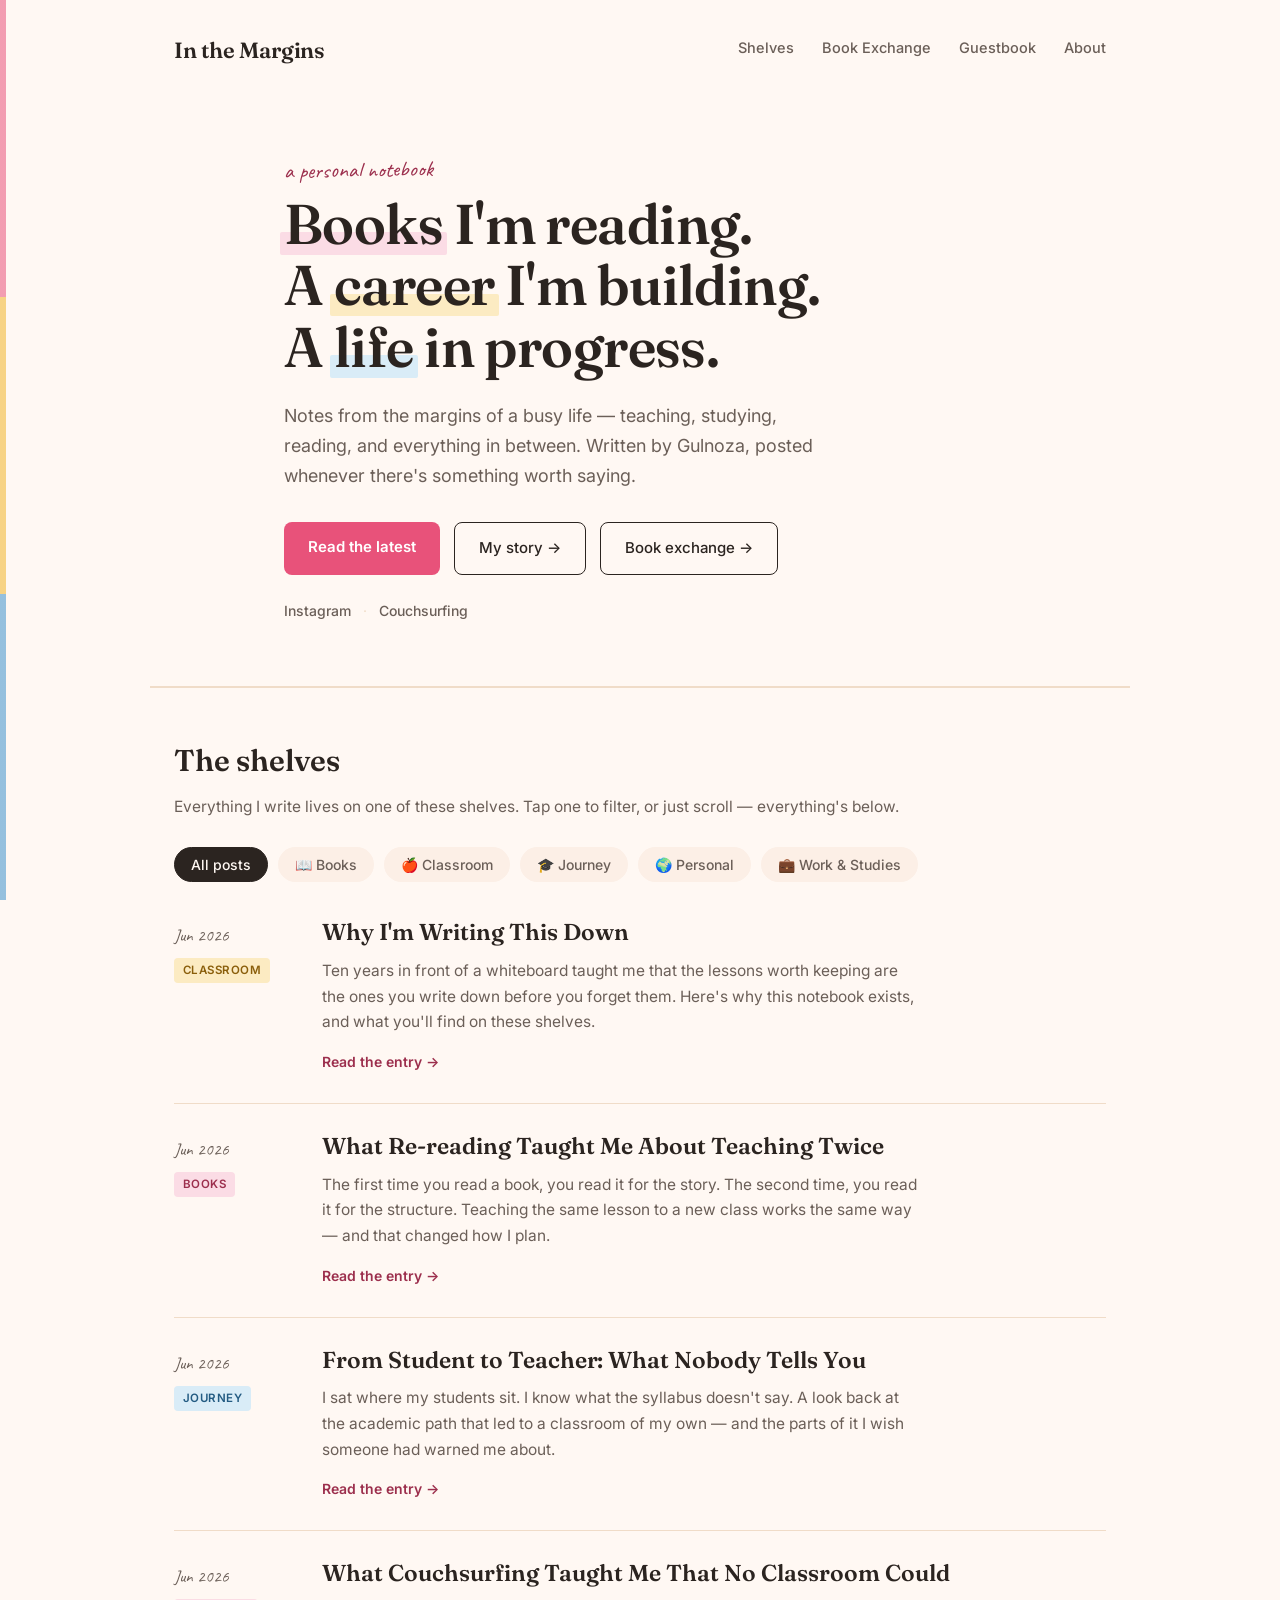
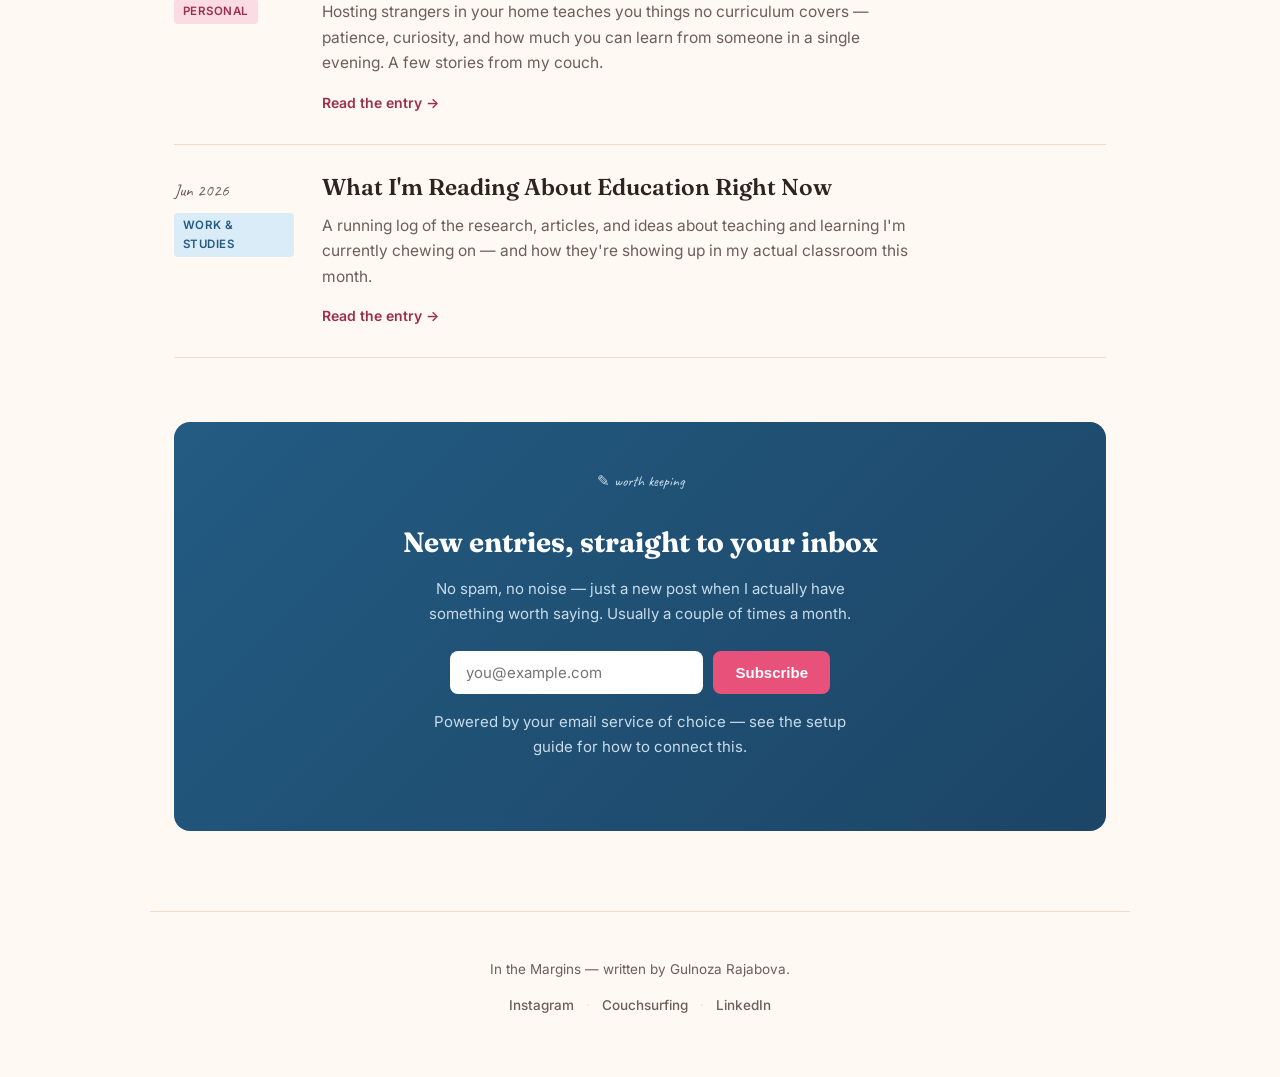
<file: index.html>
<!DOCTYPE html>
<html lang="en">
<head>
<meta charset="UTF-8">
<meta name="viewport" content="width=device-width, initial-scale=1.0">
<title>In the Margins — Gulnoza's notebook on life, books, and teaching</title>
<meta name="description" content="A personal notebook: books, career, academic journey, and everyday life in Uzbekistan.">
<link rel="preconnect" href="https://fonts.googleapis.com">
<link rel="preconnect" href="https://fonts.gstatic.com" crossorigin>
<link href="https://fonts.googleapis.com/css2?family=Fraunces:ital,opsz,wght@0,9..144,400;0,9..144,500;0,9..144,600;1,9..144,500&family=Inter:wght@400;500;600&family=Caveat:wght@500;600&display=swap" rel="stylesheet">
<link rel="stylesheet" href="style.css">
</head>
<body>

<div class="page-edge"></div>

<header class="site-header">
  <a href="index.html" class="wordmark">In the Margins</a>
  <nav class="main-nav">
    <a href="index.html#shelves">Shelves</a>
    <a href="bookshelf.html">Book Exchange</a>
    <a href="guestbook.html">Guestbook</a>
    <a href="about.html">About</a>
  </nav>
</header>

<main>

  <section class="hero">
    <p class="hero-eyebrow">a personal notebook</p>
    <h1 class="hero-title"><span class="mark-pink">Books</span> I'm reading.<br>A <span class="mark-yellow">career</span> I'm building.<br>A <span class="mark-blue">life</span> in progress.</h1>
    <p class="hero-sub">Notes from the margins of a busy life — teaching, studying, reading, and everything in between. Written by Gulnoza, posted whenever there's something worth saying.</p>
    <div class="hero-actions">
      <a href="#shelves" class="btn-primary">Read the latest</a>
      <a href="about.html" class="btn-ghost">My story →</a>
      <a href="bookshelf.html" class="btn-ghost">Book exchange →</a>
    </div>
    <div class="social-row">
      <a href="https://www.instagram.com/gulnoza_rajabova31/" target="_blank" rel="noopener">Instagram</a>
      <span class="social-dot">·</span>
      <a href="https://www.couchsurfing.com/c/users/gulnoza-rajabova" target="_blank" rel="noopener">Couchsurfing</a>
    </div>
  </section>

  <section class="shelves" id="shelves">
    <div class="shelves-head">
      <h2>The shelves</h2>
      <p>Everything I write lives on one of these shelves. Tap one to filter, or just scroll — everything's below.</p>
    </div>

    <div class="shelf-tabs">
      <button class="shelf-tab active" data-filter="all">All posts</button>
      <button class="shelf-tab" data-filter="books">📖 Books</button>
      <button class="shelf-tab" data-filter="classroom">🍎 Classroom</button>
      <button class="shelf-tab" data-filter="journey">🎓 Journey</button>
      <button class="shelf-tab" data-filter="personal">🌍 Personal</button>
      <button class="shelf-tab" data-filter="work">💼 Work &amp; Studies</button>
    </div>

    <div class="post-list" id="post-list">

      <article class="post-card" data-shelf="classroom">
        <div class="post-margin">
          <span class="margin-date">Jun 2026</span>
          <span class="margin-tag tag-classroom">classroom</span>
        </div>
        <div class="post-body">
          <h3><a href="posts/post-1-welcome.html">Why I'm Writing This Down</a></h3>
          <p>Ten years in front of a whiteboard taught me that the lessons worth keeping are the ones you write down before you forget them. Here's why this notebook exists, and what you'll find on these shelves.</p>
          <a class="read-more" href="posts/post-1-welcome.html">Read the entry →</a>
        </div>
      </article>

      <article class="post-card" data-shelf="books">
        <div class="post-margin">
          <span class="margin-date">Jun 2026</span>
          <span class="margin-tag tag-books">books</span>
        </div>
        <div class="post-body">
          <h3><a href="posts/post-2-book.html">What Re-reading Taught Me About Teaching Twice</a></h3>
          <p>The first time you read a book, you read it for the story. The second time, you read it for the structure. Teaching the same lesson to a new class works the same way — and that changed how I plan.</p>
          <a class="read-more" href="posts/post-2-book.html">Read the entry →</a>
        </div>
      </article>

      <article class="post-card" data-shelf="journey">
        <div class="post-margin">
          <span class="margin-date">Jun 2026</span>
          <span class="margin-tag tag-journey">journey</span>
        </div>
        <div class="post-body">
          <h3><a href="posts/post-3-journey.html">From Student to Teacher: What Nobody Tells You</a></h3>
          <p>I sat where my students sit. I know what the syllabus doesn't say. A look back at the academic path that led to a classroom of my own — and the parts of it I wish someone had warned me about.</p>
          <a class="read-more" href="posts/post-3-journey.html">Read the entry →</a>
        </div>
      </article>

      <article class="post-card" data-shelf="personal">
        <div class="post-margin">
          <span class="margin-date">Jun 2026</span>
          <span class="margin-tag tag-personal">personal</span>
        </div>
        <div class="post-body">
          <h3><a href="posts/post-4-personal.html">What Couchsurfing Taught Me That No Classroom Could</a></h3>
          <p>Hosting strangers in your home teaches you things no curriculum covers — patience, curiosity, and how much you can learn from someone in a single evening. A few stories from my couch.</p>
          <a class="read-more" href="posts/post-4-personal.html">Read the entry →</a>
        </div>
      </article>

      <article class="post-card" data-shelf="work">
        <div class="post-margin">
          <span class="margin-date">Jun 2026</span>
          <span class="margin-tag tag-work">work &amp; studies</span>
        </div>
        <div class="post-body">
          <h3><a href="posts/post-5-work.html">What I'm Reading About Education Right Now</a></h3>
          <p>A running log of the research, articles, and ideas about teaching and learning I'm currently chewing on — and how they're showing up in my actual classroom this month.</p>
          <a class="read-more" href="posts/post-5-work.html">Read the entry →</a>
        </div>
      </article>

    </div>
  </section>

  <section class="subscribe" id="subscribe">
    <div class="subscribe-card">
      <p class="margin-note-deco">✎ worth keeping</p>
      <h2>New entries, straight to your inbox</h2>
      <p>No spam, no noise — just a new post when I actually have something worth saying. Usually a couple of times a month.</p>
      <form class="subscribe-form" id="subscribe-form">
        <input type="email" placeholder="you@example.com" required aria-label="Email address">
        <button type="submit">Subscribe</button>
      </form>
      <p class="subscribe-note" id="subscribe-note">Powered by your email service of choice — see the setup guide for how to connect this.</p>
    </div>
  </section>

</main>

<footer class="site-footer">
  <p>In the Margins — written by Gulnoza Rajabova.</p>
  <p class="footer-social">
    <a href="https://www.instagram.com/gulnoza_rajabova31/" target="_blank" rel="noopener">Instagram</a>
    <span class="social-dot">·</span>
    <a href="https://www.couchsurfing.com/c/users/gulnoza-rajabova" target="_blank" rel="noopener">Couchsurfing</a>
    <span class="social-dot">·</span>
    <a href="https://www.linkedin.com/in/gulnoza-rajabova-429baa215" target="_blank" rel="noopener">LinkedIn</a>
  </p>
</footer>

<script src="script.js"></script>
</body>
</html>
</file>
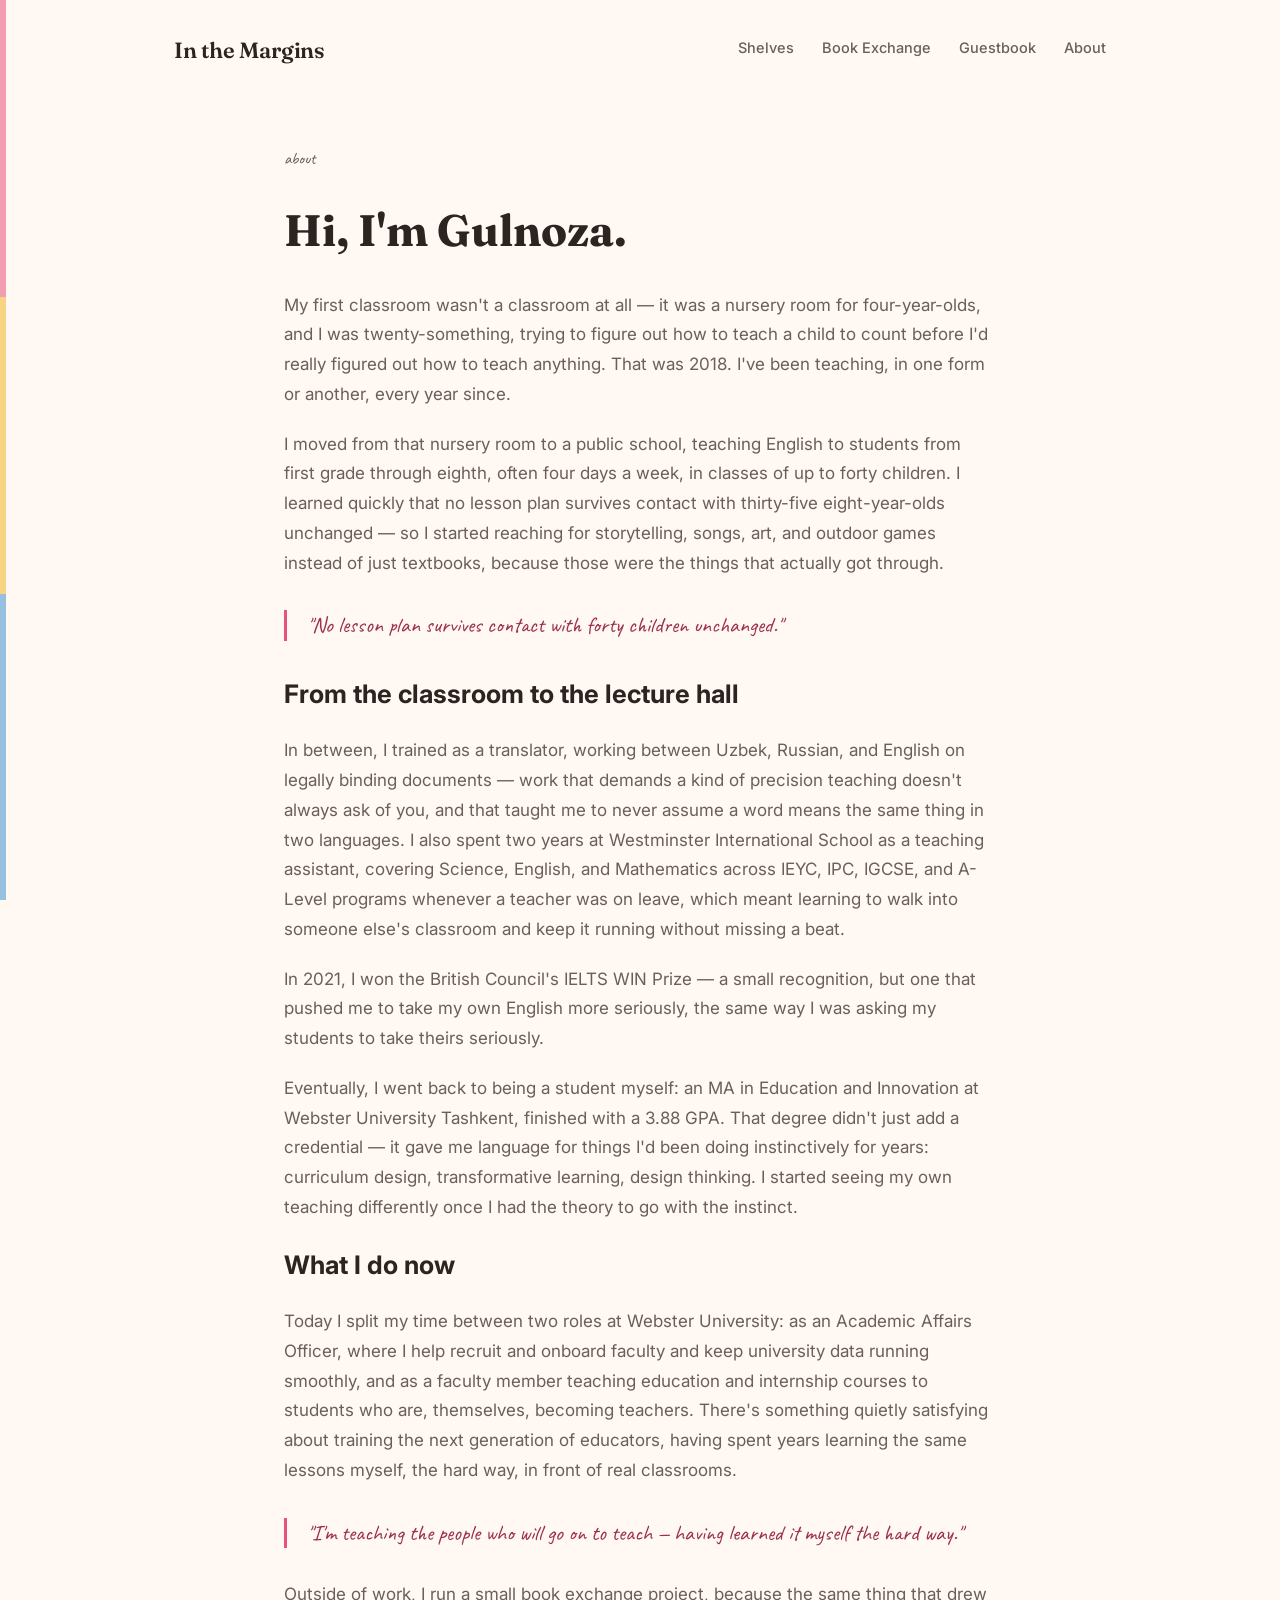
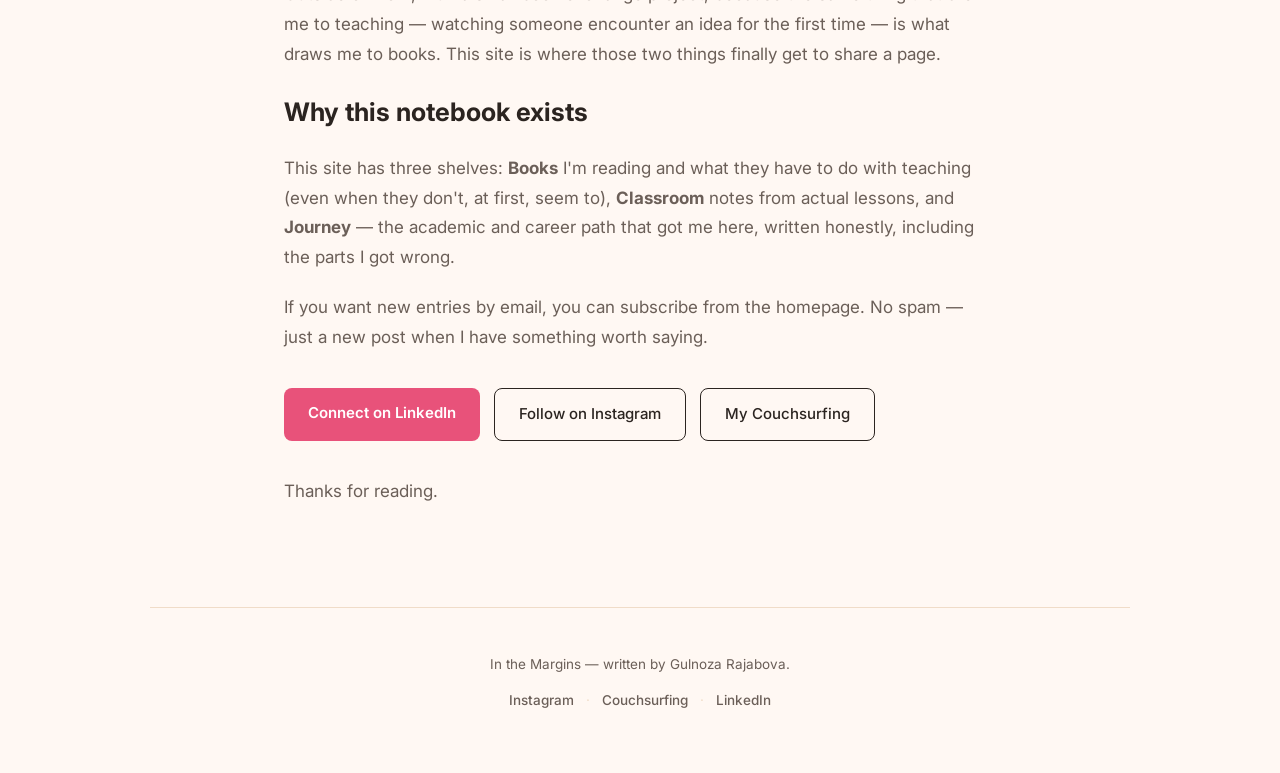
<file: about.html>
<!DOCTYPE html>
<html lang="en">
<head>
<meta charset="UTF-8">
<meta name="viewport" content="width=device-width, initial-scale=1.0">
<title>About — In the Margins</title>
<link rel="preconnect" href="https://fonts.googleapis.com">
<link rel="preconnect" href="https://fonts.gstatic.com" crossorigin>
<link href="https://fonts.googleapis.com/css2?family=Fraunces:ital,opsz,wght@0,9..144,400;0,9..144,500;0,9..144,600;1,9..144,500&family=Inter:wght@400;500;600&family=Caveat:wght@500;600&display=swap" rel="stylesheet">
<link rel="stylesheet" href="style.css">
</head>
<body>

<div class="page-edge"></div>

<header class="site-header">
  <a href="index.html" class="wordmark">In the Margins</a>
  <nav class="main-nav">
    <a href="index.html#shelves">Shelves</a>
    <a href="bookshelf.html">Book Exchange</a>
    <a href="guestbook.html">Guestbook</a>
    <a href="about.html">About</a>
  </nav>
</header>

<main class="about-page">
  <p class="hero-eyebrow">about</p>
  <h1>Hi, I'm Gulnoza.</h1>

  <p>My first classroom wasn't a classroom at all — it was a nursery room for four-year-olds, and I was twenty-something, trying to figure out how to teach a child to count before I'd really figured out how to teach anything. That was 2018. I've been teaching, in one form or another, every year since.</p>

  <p>I moved from that nursery room to a public school, teaching English to students from first grade through eighth, often four days a week, in classes of up to forty children. I learned quickly that no lesson plan survives contact with thirty-five eight-year-olds unchanged — so I started reaching for storytelling, songs, art, and outdoor games instead of just textbooks, because those were the things that actually got through.</p>

  <blockquote class="margin-quote">"No lesson plan survives contact with forty children unchanged."</blockquote>

  <h2>From the classroom to the lecture hall</h2>

  <p>In between, I trained as a translator, working between Uzbek, Russian, and English on legally binding documents — work that demands a kind of precision teaching doesn't always ask of you, and that taught me to never assume a word means the same thing in two languages. I also spent two years at Westminster International School as a teaching assistant, covering Science, English, and Mathematics across IEYC, IPC, IGCSE, and A-Level programs whenever a teacher was on leave, which meant learning to walk into someone else's classroom and keep it running without missing a beat.</p>

  <p>In 2021, I won the British Council's IELTS WIN Prize — a small recognition, but one that pushed me to take my own English more seriously, the same way I was asking my students to take theirs seriously.</p>

  <p>Eventually, I went back to being a student myself: an MA in Education and Innovation at Webster University Tashkent, finished with a 3.88 GPA. That degree didn't just add a credential — it gave me language for things I'd been doing instinctively for years: curriculum design, transformative learning, design thinking. I started seeing my own teaching differently once I had the theory to go with the instinct.</p>

  <h2>What I do now</h2>

  <p>Today I split my time between two roles at Webster University: as an Academic Affairs Officer, where I help recruit and onboard faculty and keep university data running smoothly, and as a faculty member teaching education and internship courses to students who are, themselves, becoming teachers. There's something quietly satisfying about training the next generation of educators, having spent years learning the same lessons myself, the hard way, in front of real classrooms.</p>

  <blockquote class="margin-quote">"I'm teaching the people who will go on to teach — having learned it myself the hard way."</blockquote>

  <p>Outside of work, I run a small book exchange project, because the same thing that drew me to teaching — watching someone encounter an idea for the first time — is what draws me to books. This site is where those two things finally get to share a page.</p>

  <h2>Why this notebook exists</h2>

  <p>This site has three shelves: <strong>Books</strong> I'm reading and what they have to do with teaching (even when they don't, at first, seem to), <strong>Classroom</strong> notes from actual lessons, and <strong>Journey</strong> — the academic and career path that got me here, written honestly, including the parts I got wrong.</p>

  <p>If you want new entries by email, you can subscribe from the homepage. No spam — just a new post when I have something worth saying.</p>

  <div class="about-actions">
    <a href="https://www.linkedin.com/in/gulnoza-rajabova-429baa215" target="_blank" rel="noopener" class="btn-primary">Connect on LinkedIn</a>
    <a href="https://www.instagram.com/gulnoza_rajabova31/" target="_blank" rel="noopener" class="btn-ghost">Follow on Instagram</a>
    <a href="https://www.couchsurfing.com/c/users/gulnoza-rajabova" target="_blank" rel="noopener" class="btn-ghost">My Couchsurfing</a>
  </div>

  <p>Thanks for reading.</p>
</main>

<footer class="site-footer">
  <p>In the Margins — written by Gulnoza Rajabova.</p>
  <p class="footer-social">
    <a href="https://www.instagram.com/gulnoza_rajabova31/" target="_blank" rel="noopener">Instagram</a>
    <span class="social-dot">·</span>
    <a href="https://www.couchsurfing.com/c/users/gulnoza-rajabova" target="_blank" rel="noopener">Couchsurfing</a>
    <span class="social-dot">·</span>
    <a href="https://www.linkedin.com/in/gulnoza-rajabova-429baa215" target="_blank" rel="noopener">LinkedIn</a>
  </p>
</footer>

</body>
</html>
</file>
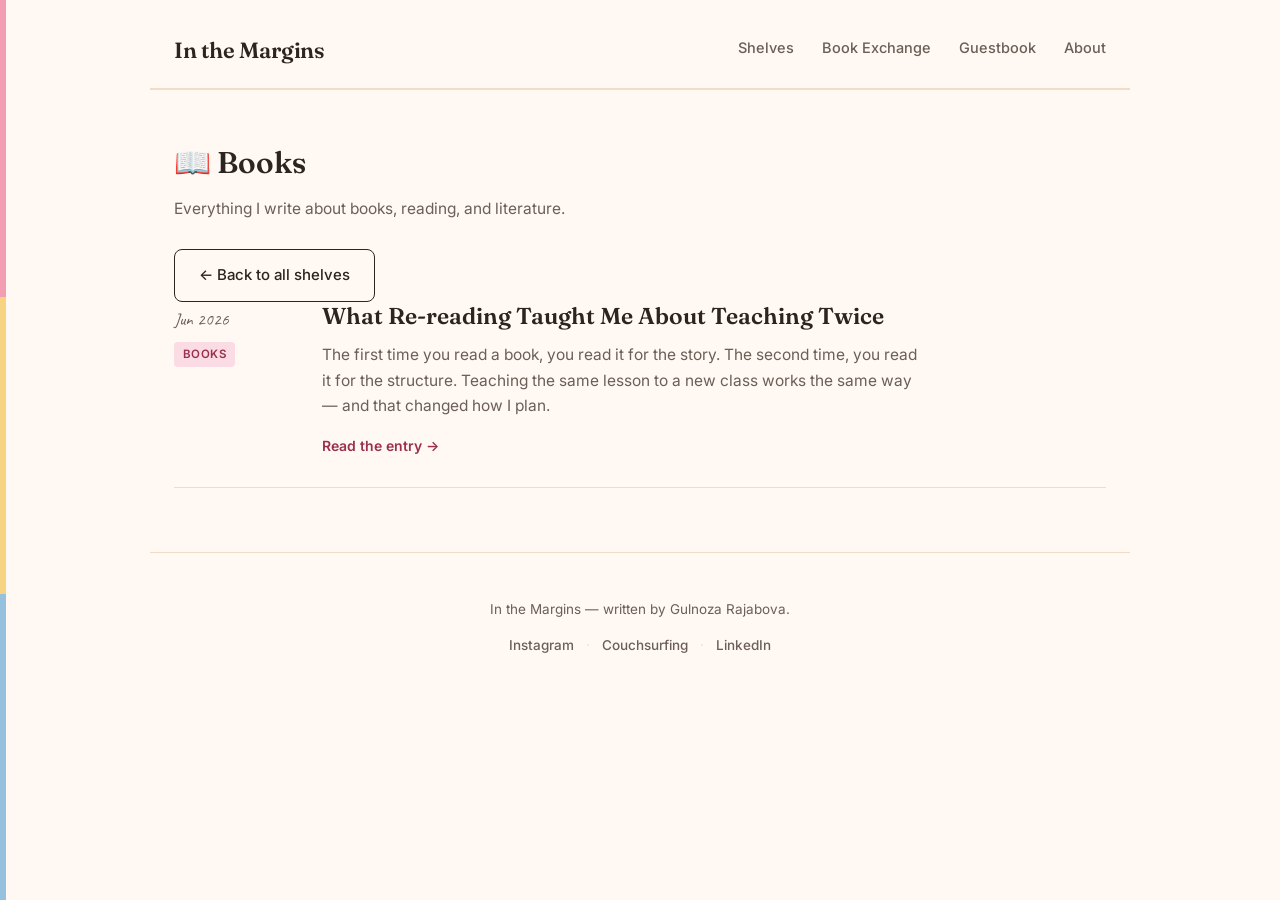
<file: books.html>
<!DOCTYPE html>
<html lang="en">
<head>
<meta charset="UTF-8">
<meta name="viewport" content="width=device-width, initial-scale=1.0">
<title>📖 Books — In the Margins</title>
<meta name="description" content="Book reviews, reading insights, and literary thoughts.">
<link rel="preconnect" href="https://fonts.googleapis.com">
<link rel="preconnect" href="https://fonts.gstatic.com" crossorigin>
<link href="https://fonts.googleapis.com/css2?family=Fraunces:ital,opsz,wght@0,9..144,400;0,9..144,500;0,9..144,600;1,9..144,500&family=Inter:wght@400;500;600&family=Caveat:wght@500;600&display=swap" rel="stylesheet">
<link rel="stylesheet" href="style.css">
</head>
<body>

<div class="page-edge"></div>

<header class="site-header">
  <a href="index.html" class="wordmark">In the Margins</a>
  <nav class="main-nav">
    <a href="index.html#shelves">Shelves</a>
    <a href="bookshelf.html">Book Exchange</a>
    <a href="guestbook.html">Guestbook</a>
    <a href="about.html">About</a>
  </nav>
</header>

<main>
  <section class="shelves">
    <div class="shelves-head">
      <h2>📖 Books</h2>
      <p>Everything I write about books, reading, and literature.</p>
      <a href="index.html#shelves" class="btn-ghost">← Back to all shelves</a>
    </div>

    <div class="post-list">
      <article class="post-card">
        <div class="post-margin">
          <span class="margin-date">Jun 2026</span>
          <span class="margin-tag tag-books">books</span>
        </div>
        <div class="post-body">
          <h3><a href="posts/post-2-book.html">What Re-reading Taught Me About Teaching Twice</a></h3>
          <p>The first time you read a book, you read it for the story. The second time, you read it for the structure. Teaching the same lesson to a new class works the same way — and that changed how I plan.</p>
          <a class="read-more" href="posts/post-2-book.html">Read the entry →</a>
        </div>
      </article>
    </div>
  </section>
</main>

<footer class="site-footer">
  <p>In the Margins — written by Gulnoza Rajabova.</p>
  <p class="footer-social">
    <a href="https://www.instagram.com/gulnoza_rajabova31/" target="_blank" rel="noopener">Instagram</a>
    <span class="social-dot">·</span>
    <a href="https://www.couchsurfing.com/c/users/gulnoza-rajabova" target="_blank" rel="noopener">Couchsurfing</a>
    <span class="social-dot">·</span>
    <a href="https://www.linkedin.com/in/gulnoza-rajabova-429baa215" target="_blank" rel="noopener">LinkedIn</a>
  </p>
</footer>

</body>
</html>
</file>
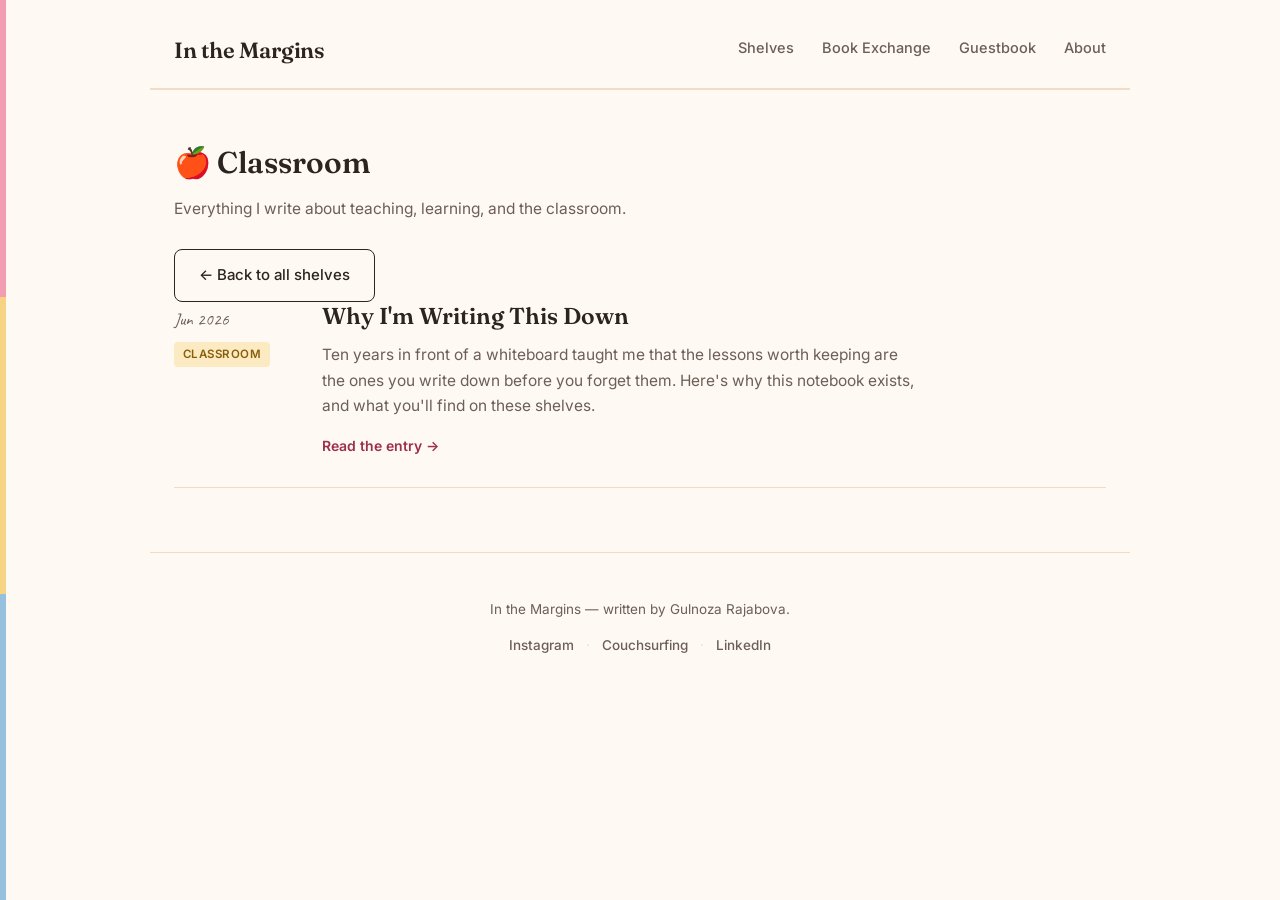
<file: classroom.html>
<!DOCTYPE html>
<html lang="en">
<head>
<meta charset="UTF-8">
<meta name="viewport" content="width=device-width, initial-scale=1.0">
<title>🍎 Classroom — In the Margins</title>
<meta name="description" content="Teaching insights, classroom reflections, and educational thoughts.">
<link rel="preconnect" href="https://fonts.googleapis.com">
<link rel="preconnect" href="https://fonts.gstatic.com" crossorigin>
<link href="https://fonts.googleapis.com/css2?family=Fraunces:ital,opsz,wght@0,9..144,400;0,9..144,500;0,9..144,600;1,9..144,500&family=Inter:wght@400;500;600&family=Caveat:wght@500;600&display=swap" rel="stylesheet">
<link rel="stylesheet" href="style.css">
</head>
<body>

<div class="page-edge"></div>

<header class="site-header">
  <a href="index.html" class="wordmark">In the Margins</a>
  <nav class="main-nav">
    <a href="index.html#shelves">Shelves</a>
    <a href="bookshelf.html">Book Exchange</a>
    <a href="guestbook.html">Guestbook</a>
    <a href="about.html">About</a>
  </nav>
</header>

<main>
  <section class="shelves">
    <div class="shelves-head">
      <h2>🍎 Classroom</h2>
      <p>Everything I write about teaching, learning, and the classroom.</p>
      <a href="index.html#shelves" class="btn-ghost">← Back to all shelves</a>
    </div>

    <div class="post-list">
      <article class="post-card">
        <div class="post-margin">
          <span class="margin-date">Jun 2026</span>
          <span class="margin-tag tag-classroom">classroom</span>
        </div>
        <div class="post-body">
          <h3><a href="posts/post-1-welcome.html">Why I'm Writing This Down</a></h3>
          <p>Ten years in front of a whiteboard taught me that the lessons worth keeping are the ones you write down before you forget them. Here's why this notebook exists, and what you'll find on these shelves.</p>
          <a class="read-more" href="posts/post-1-welcome.html">Read the entry →</a>
        </div>
      </article>
    </div>
  </section>
</main>

<footer class="site-footer">
  <p>In the Margins — written by Gulnoza Rajabova.</p>
  <p class="footer-social">
    <a href="https://www.instagram.com/gulnoza_rajabova31/" target="_blank" rel="noopener">Instagram</a>
    <span class="social-dot">·</span>
    <a href="https://www.couchsurfing.com/c/users/gulnoza-rajabova" target="_blank" rel="noopener">Couchsurfing</a>
    <span class="social-dot">·</span>
    <a href="https://www.linkedin.com/in/gulnoza-rajabova-429baa215" target="_blank" rel="noopener">LinkedIn</a>
  </p>
</footer>

</body>
</html>
</file>
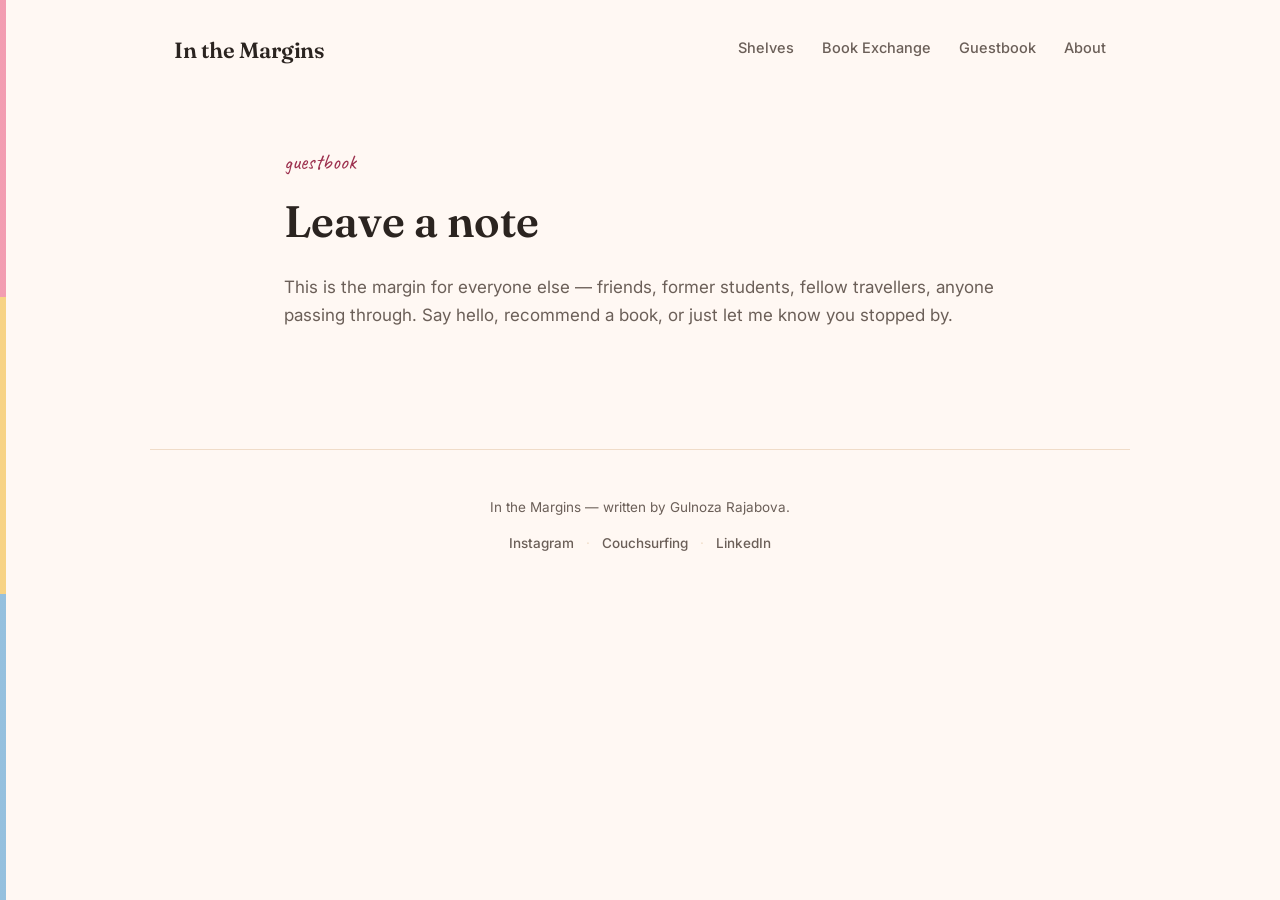
<file: guestbook.html>
<!DOCTYPE html>
<html lang="en">
<head>
<meta charset="UTF-8">
<meta name="viewport" content="width=device-width, initial-scale=1.0">
<title>Guestbook — In the Margins</title>
<meta name="description" content="Leave a note for Gulnoza — friends, readers, fellow travellers all welcome.">
<link rel="preconnect" href="https://fonts.googleapis.com">
<link rel="preconnect" href="https://fonts.gstatic.com" crossorigin>
<link href="https://fonts.googleapis.com/css2?family=Fraunces:ital,opsz,wght@0,9..144,400;0,9..144,500;0,9..144,600;1,9..144,500&family=Inter:wght@400;500;600&family=Caveat:wght@500;600&display=swap" rel="stylesheet">
<link rel="stylesheet" href="style.css">
</head>
<body>

<div class="page-edge"></div>

<header class="site-header">
  <a href="index.html" class="wordmark">In the Margins</a>
  <nav class="main-nav">
    <a href="index.html#shelves">Shelves</a>
    <a href="bookshelf.html">Book Exchange</a>
    <a href="guestbook.html">Guestbook</a>
    <a href="about.html">About</a>
  </nav>
</header>

<main class="guestbook-page">

  <p class="hero-eyebrow">guestbook</p>
  <h1 class="guestbook-title">Leave a note</h1>
  <p class="guestbook-sub">This is the margin for everyone else — friends, former students, fellow travellers, anyone passing through. Say hello, recommend a book, or just let me know you stopped by.</p>

  <div id="giscus-comments"></div>

  <noscript>
    <p class="guestbook-fallback">Comments need JavaScript enabled to load. In the meantime, you can always reach me on <a href="https://www.instagram.com/gulnoza_rajabova31/" target="_blank" rel="noopener">Instagram</a>.</p>
  </noscript>

  <script src="https://giscus.app/client.js"
    data-repo="REPLACE-WITH-username/repo"
    data-repo-id="REPLACE-WITH-repo-id"
    data-category="General"
    data-category-id="REPLACE-WITH-category-id"
    data-mapping="pathname"
    data-strict="0"
    data-reactions-enabled="1"
    data-emit-metadata="0"
    data-input-position="top"
    data-theme="light"
    data-lang="en"
    crossorigin="anonymous"
    async>
  </script>

</main>

<footer class="site-footer">
  <p>In the Margins — written by Gulnoza Rajabova.</p>
  <p class="footer-social">
    <a href="https://www.instagram.com/gulnoza_rajabova31/" target="_blank" rel="noopener">Instagram</a>
    <span class="social-dot">·</span>
    <a href="https://www.couchsurfing.com/c/users/gulnoza-rajabova" target="_blank" rel="noopener">Couchsurfing</a>
    <span class="social-dot">·</span>
    <a href="https://www.linkedin.com/in/gulnoza-rajabova-429baa215" target="_blank" rel="noopener">LinkedIn</a>
  </p>
</footer>

</body>
</html>
</file>
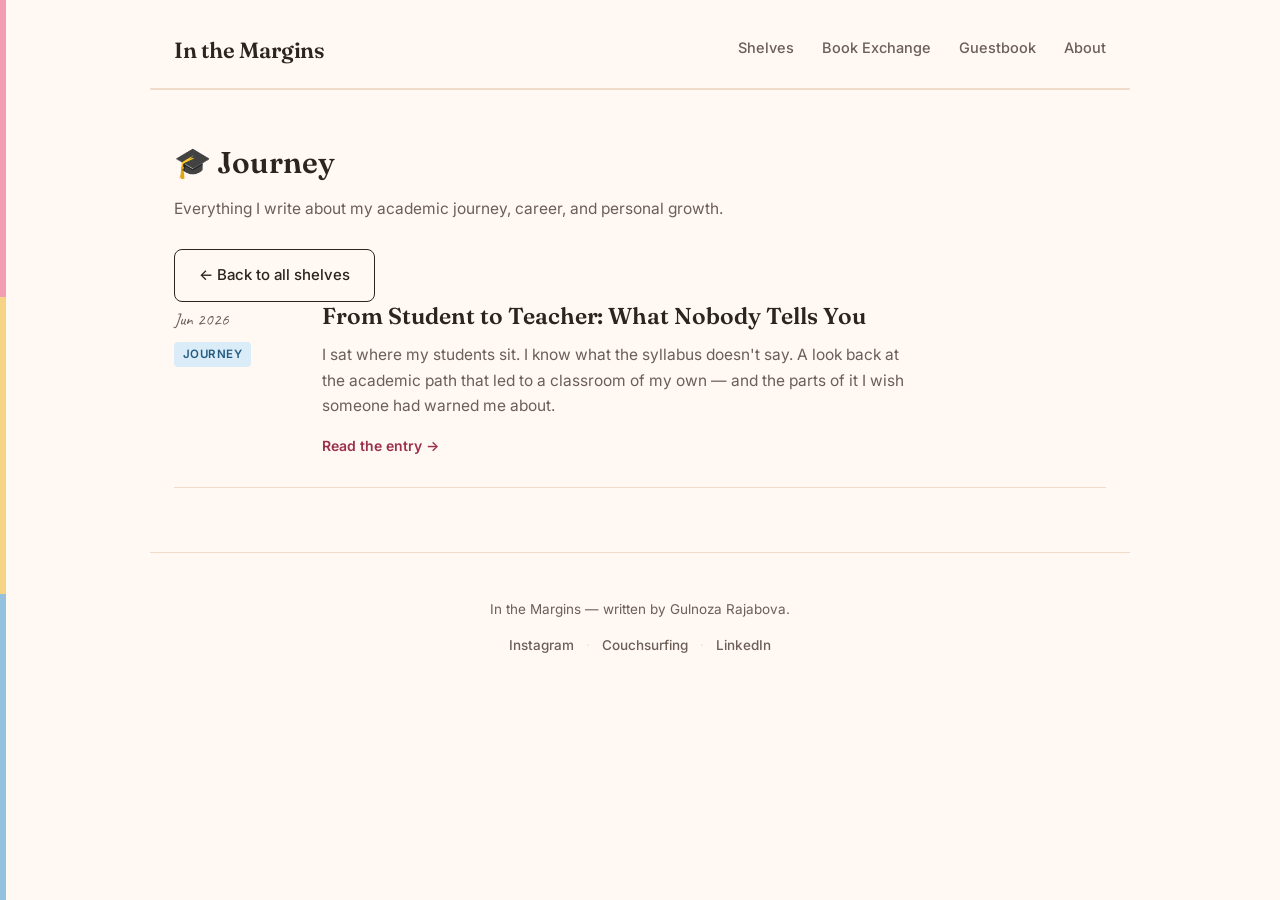
<file: journey.html>
<!DOCTYPE html>
<html lang="en">
<head>
<meta charset="UTF-8">
<meta name="viewport" content="width=device-width, initial-scale=1.0">
<title>🎓 Journey — In the Margins</title>
<meta name="description" content="My academic journey, career path, and personal growth.">
<link rel="preconnect" href="https://fonts.googleapis.com">
<link rel="preconnect" href="https://fonts.gstatic.com" crossorigin>
<link href="https://fonts.googleapis.com/css2?family=Fraunces:ital,opsz,wght@0,9..144,400;0,9..144,500;0,9..144,600;1,9..144,500&family=Inter:wght@400;500;600&family=Caveat:wght@500;600&display=swap" rel="stylesheet">
<link rel="stylesheet" href="style.css">
</head>
<body>

<div class="page-edge"></div>

<header class="site-header">
  <a href="index.html" class="wordmark">In the Margins</a>
  <nav class="main-nav">
    <a href="index.html#shelves">Shelves</a>
    <a href="bookshelf.html">Book Exchange</a>
    <a href="guestbook.html">Guestbook</a>
    <a href="about.html">About</a>
  </nav>
</header>

<main>
  <section class="shelves">
    <div class="shelves-head">
      <h2>🎓 Journey</h2>
      <p>Everything I write about my academic journey, career, and personal growth.</p>
      <a href="index.html#shelves" class="btn-ghost">← Back to all shelves</a>
    </div>

    <div class="post-list">
      <article class="post-card">
        <div class="post-margin">
          <span class="margin-date">Jun 2026</span>
          <span class="margin-tag tag-journey">journey</span>
        </div>
        <div class="post-body">
          <h3><a href="posts/post-3-journey.html">From Student to Teacher: What Nobody Tells You</a></h3>
          <p>I sat where my students sit. I know what the syllabus doesn't say. A look back at the academic path that led to a classroom of my own — and the parts of it I wish someone had warned me about.</p>
          <a class="read-more" href="posts/post-3-journey.html">Read the entry →</a>
        </div>
      </article>
    </div>
  </section>
</main>

<footer class="site-footer">
  <p>In the Margins — written by Gulnoza Rajabova.</p>
  <p class="footer-social">
    <a href="https://www.instagram.com/gulnoza_rajabova31/" target="_blank" rel="noopener">Instagram</a>
    <span class="social-dot">·</span>
    <a href="https://www.couchsurfing.com/c/users/gulnoza-rajabova" target="_blank" rel="noopener">Couchsurfing</a>
    <span class="social-dot">·</span>
    <a href="https://www.linkedin.com/in/gulnoza-rajabova-429baa215" target="_blank" rel="noopener">LinkedIn</a>
  </p>
</footer>

</body>
</html>
</file>
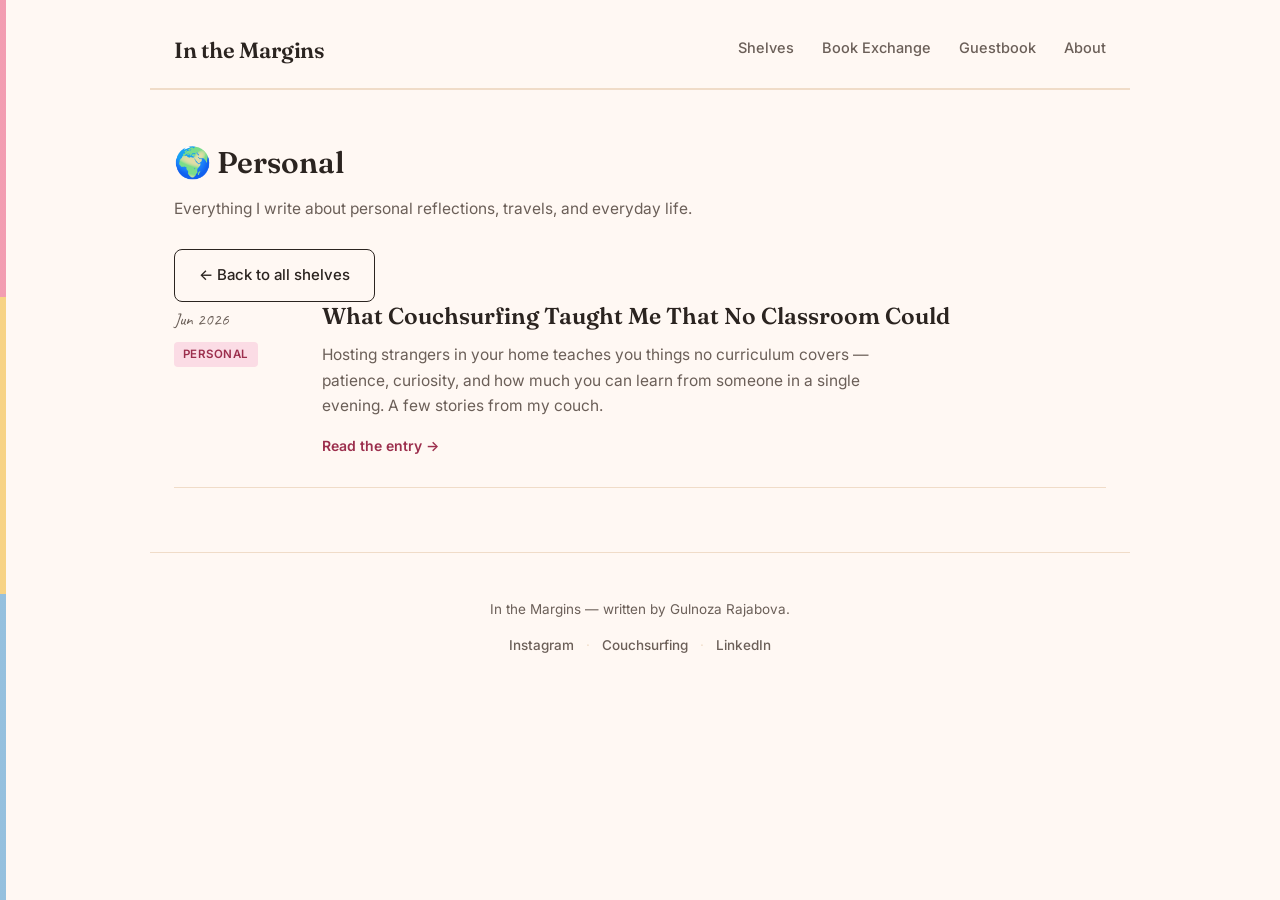
<file: personal.html>
<!DOCTYPE html>
<html lang="en">
<head>
<meta charset="UTF-8">
<meta name="viewport" content="width=device-width, initial-scale=1.0">
<title>🌍 Personal — In the Margins</title>
<meta name="description" content="Personal reflections, travels, and everyday life.">
<link rel="preconnect" href="https://fonts.googleapis.com">
<link rel="preconnect" href="https://fonts.gstatic.com" crossorigin>
<link href="https://fonts.googleapis.com/css2?family=Fraunces:ital,opsz,wght@0,9..144,400;0,9..144,500;0,9..144,600;1,9..144,500&family=Inter:wght@400;500;600&family=Caveat:wght@500;600&display=swap" rel="stylesheet">
<link rel="stylesheet" href="style.css">
</head>
<body>

<div class="page-edge"></div>

<header class="site-header">
  <a href="index.html" class="wordmark">In the Margins</a>
  <nav class="main-nav">
    <a href="index.html#shelves">Shelves</a>
    <a href="bookshelf.html">Book Exchange</a>
    <a href="guestbook.html">Guestbook</a>
    <a href="about.html">About</a>
  </nav>
</header>

<main>
  <section class="shelves">
    <div class="shelves-head">
      <h2>🌍 Personal</h2>
      <p>Everything I write about personal reflections, travels, and everyday life.</p>
      <a href="index.html#shelves" class="btn-ghost">← Back to all shelves</a>
    </div>

    <div class="post-list">
      <article class="post-card">
        <div class="post-margin">
          <span class="margin-date">Jun 2026</span>
          <span class="margin-tag tag-personal">personal</span>
        </div>
        <div class="post-body">
          <h3><a href="posts/post-4-personal.html">What Couchsurfing Taught Me That No Classroom Could</a></h3>
          <p>Hosting strangers in your home teaches you things no curriculum covers — patience, curiosity, and how much you can learn from someone in a single evening. A few stories from my couch.</p>
          <a class="read-more" href="posts/post-4-personal.html">Read the entry →</a>
        </div>
      </article>
    </div>
  </section>
</main>

<footer class="site-footer">
  <p>In the Margins — written by Gulnoza Rajabova.</p>
  <p class="footer-social">
    <a href="https://www.instagram.com/gulnoza_rajabova31/" target="_blank" rel="noopener">Instagram</a>
    <span class="social-dot">·</span>
    <a href="https://www.couchsurfing.com/c/users/gulnoza-rajabova" target="_blank" rel="noopener">Couchsurfing</a>
    <span class="social-dot">·</span>
    <a href="https://www.linkedin.com/in/gulnoza-rajabova-429baa215" target="_blank" rel="noopener">LinkedIn</a>
  </p>
</footer>

</body>
</html>
</file>
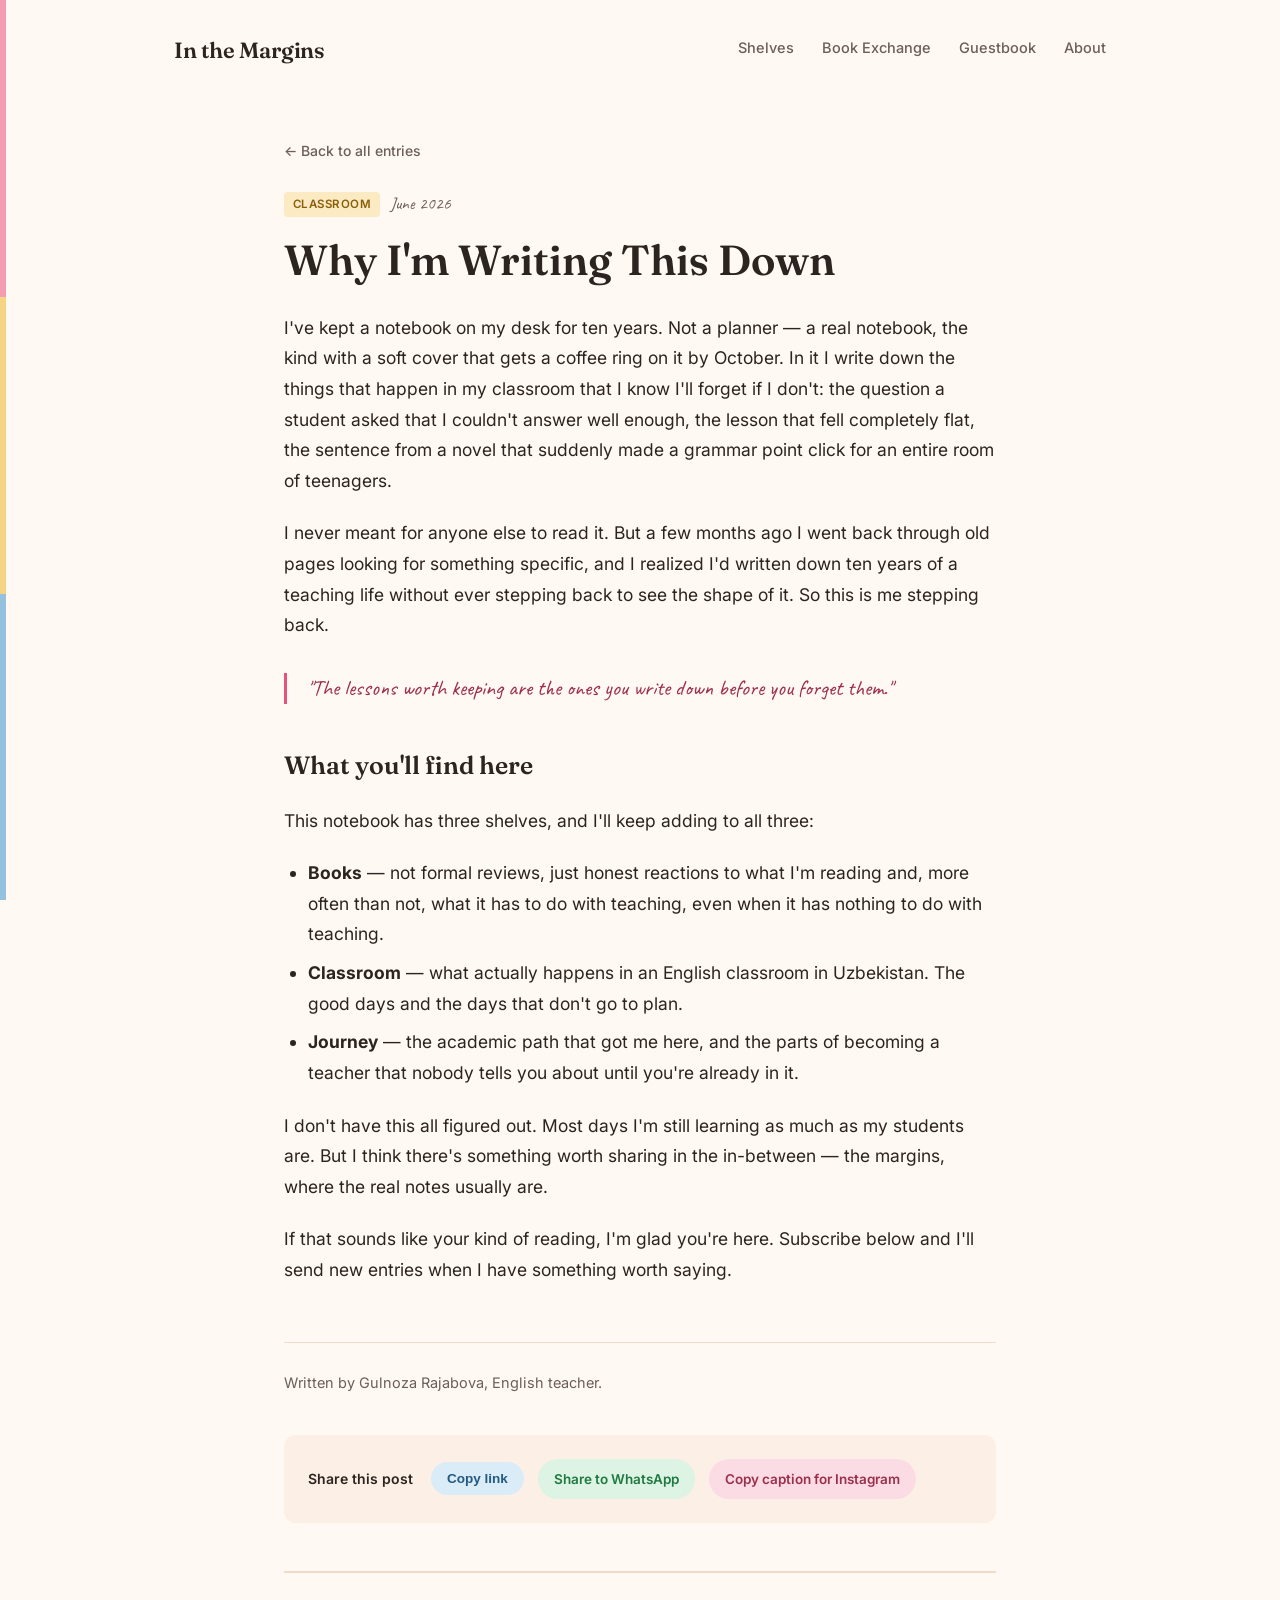
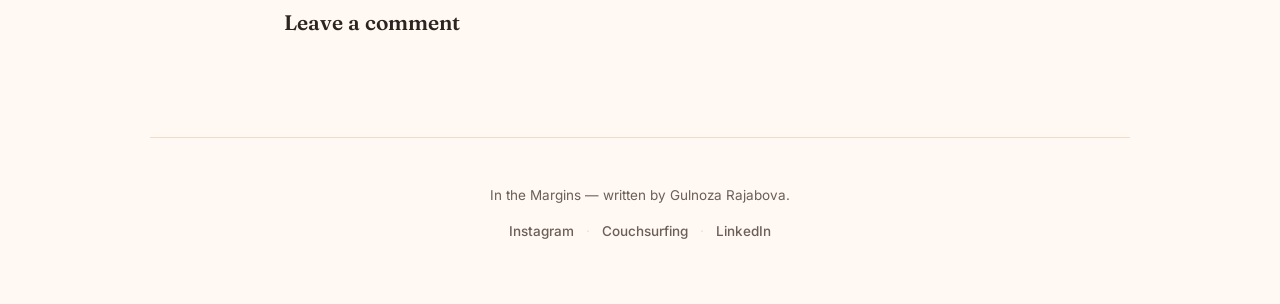
<file: post-1-welcome.html>
<!DOCTYPE html>
<html lang="en">
<head>
<meta charset="UTF-8">
<meta name="viewport" content="width=device-width, initial-scale=1.0">
<title>Why I'm Writing This Down — In the Margins</title>
<link rel="preconnect" href="https://fonts.googleapis.com">
<link rel="preconnect" href="https://fonts.gstatic.com" crossorigin>
<link href="https://fonts.googleapis.com/css2?family=Fraunces:ital,opsz,wght@0,9..144,400;0,9..144,500;0,9..144,600;1,9..144,500&family=Inter:wght@400;500;600&family=Caveat:wght@500;600&display=swap" rel="stylesheet">
<link rel="stylesheet" href="../style.css">
</head>
<body>

<div class="page-edge"></div>

<header class="site-header">
  <a href="../index.html" class="wordmark">In the Margins</a>
  <nav class="main-nav">
    <a href="../index.html#shelves">Shelves</a>
    <a href="../bookshelf.html">Book Exchange</a>
    <a href="../guestbook.html">Guestbook</a>
    <a href="../about.html">About</a>
  </nav>
</header>

<main class="post-page">
  <a href="../index.html#shelves" class="post-back">← Back to all entries</a>

  <div class="post-page-meta">
    <span class="margin-tag tag-classroom">classroom</span>
    <span class="margin-date">June 2026</span>
  </div>

  <h1>Why I'm Writing This Down</h1>

  <div class="post-content">
    <p>I've kept a notebook on my desk for ten years. Not a planner — a real notebook, the kind with a soft cover that gets a coffee ring on it by October. In it I write down the things that happen in my classroom that I know I'll forget if I don't: the question a student asked that I couldn't answer well enough, the lesson that fell completely flat, the sentence from a novel that suddenly made a grammar point click for an entire room of teenagers.</p>

    <p>I never meant for anyone else to read it. But a few months ago I went back through old pages looking for something specific, and I realized I'd written down ten years of a teaching life without ever stepping back to see the shape of it. So this is me stepping back.</p>

    <blockquote class="margin-quote">"The lessons worth keeping are the ones you write down before you forget them."</blockquote>

    <h2>What you'll find here</h2>

    <p>This notebook has three shelves, and I'll keep adding to all three:</p>

    <ul>
      <li><strong>Books</strong> — not formal reviews, just honest reactions to what I'm reading and, more often than not, what it has to do with teaching, even when it has nothing to do with teaching.</li>
      <li><strong>Classroom</strong> — what actually happens in an English classroom in Uzbekistan. The good days and the days that don't go to plan.</li>
      <li><strong>Journey</strong> — the academic path that got me here, and the parts of becoming a teacher that nobody tells you about until you're already in it.</li>
    </ul>

    <p>I don't have this all figured out. Most days I'm still learning as much as my students are. But I think there's something worth sharing in the in-between — the margins, where the real notes usually are.</p>

    <p>If that sounds like your kind of reading, I'm glad you're here. Subscribe below and I'll send new entries when I have something worth saying.</p>
  </div>

  <div class="post-footer-note">
    Written by Gulnoza Rajabova, English teacher.
  </div>
  <div class="share-bar">
    <span class="share-label">Share this post</span>
    <button class="share-btn share-copy" onclick="copyPostLink(this)">Copy link</button>
    <a class="share-btn share-whatsapp" id="whatsapp-share" target="_blank" rel="noopener">Share to WhatsApp</a>
    <span class="share-btn share-instagram" onclick="copyForInstagram(this)" style="cursor:pointer;">Copy caption for Instagram</span>
  </div>

  <div class="comments-section">
    <h2 class="comments-heading">Leave a comment</h2>
    <div id="giscus-comments"></div>
    <script src="https://giscus.app/client.js"
      data-repo="REPLACE-WITH-username/repo"
      data-repo-id="REPLACE-WITH-repo-id"
      data-category="General"
      data-category-id="REPLACE-WITH-category-id"
      data-mapping="pathname"
      data-strict="0"
      data-reactions-enabled="1"
      data-emit-metadata="0"
      data-input-position="top"
      data-theme="light"
      data-lang="en"
      crossorigin="anonymous"
      async>
    </script>
  </div>

  <script>
    document.addEventListener('DOMContentLoaded', function() {
      const url = window.location.href;
      const title = document.title;
      document.getElementById('whatsapp-share').href = 'https://wa.me/?text=' + encodeURIComponent(title + ' — ' + url);
    });

    function copyPostLink(btn) {
      navigator.clipboard.writeText(window.location.href).then(function() {
        const original = btn.textContent;
        btn.textContent = 'Link copied!';
        setTimeout(function() { btn.textContent = original; }, 2000);
      });
    }

    function copyForInstagram(el) {
      const caption = document.title.replace(' — In the Margins', '') + '\n\nRead the full post — link in bio. 🩷';
      navigator.clipboard.writeText(caption).then(function() {
        const original = el.textContent;
        el.textContent = 'Caption copied!';
        setTimeout(function() { el.textContent = original; }, 2000);
      });
    }
  </script>
</main>

<footer class="site-footer">
  <p>In the Margins — written by Gulnoza Rajabova.</p>
  <p class="footer-social">
    <a href="https://www.instagram.com/gulnoza_rajabova31/" target="_blank" rel="noopener">Instagram</a>
    <span class="social-dot">·</span>
    <a href="https://www.couchsurfing.com/c/users/gulnoza-rajabova" target="_blank" rel="noopener">Couchsurfing</a>
    <span class="social-dot">·</span>
    <a href="https://www.linkedin.com/in/gulnoza-rajabova-429baa215" target="_blank" rel="noopener">LinkedIn</a>
  </p>
</footer>

</body>
</html>
</file>
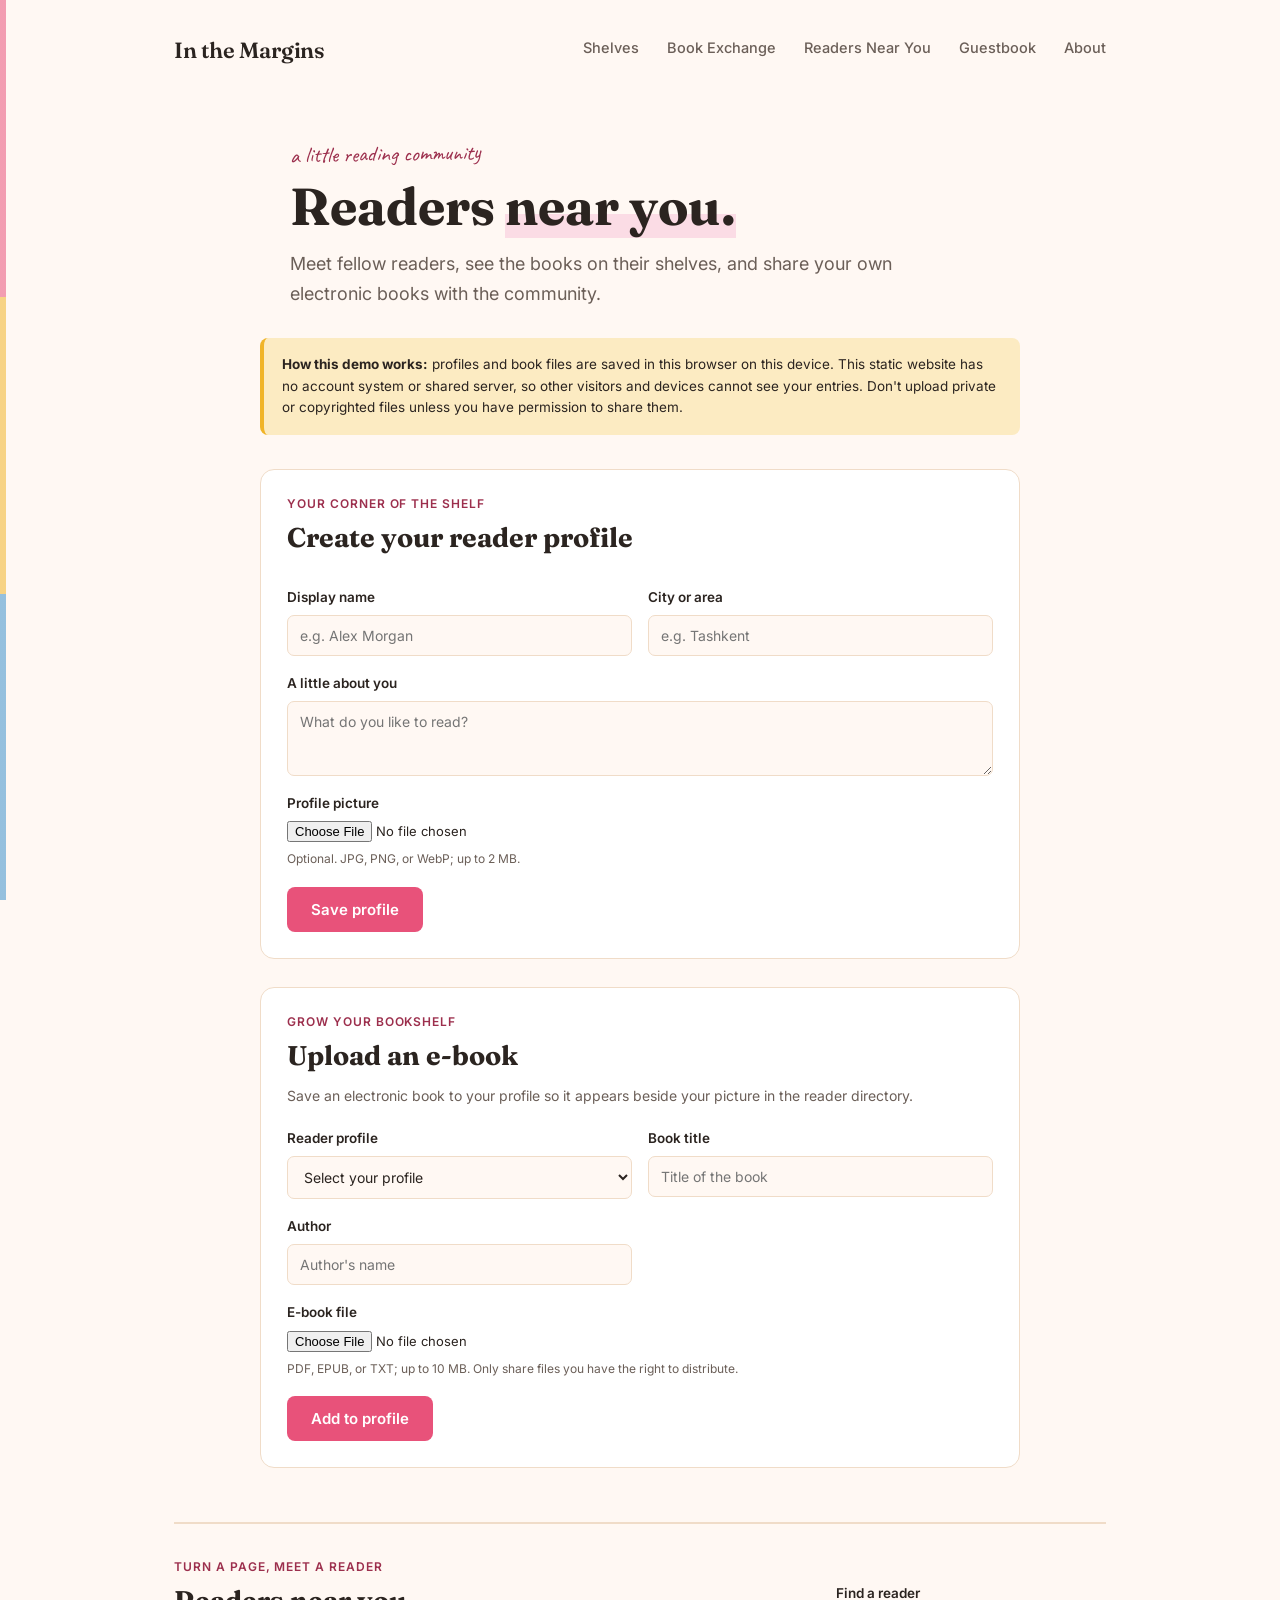
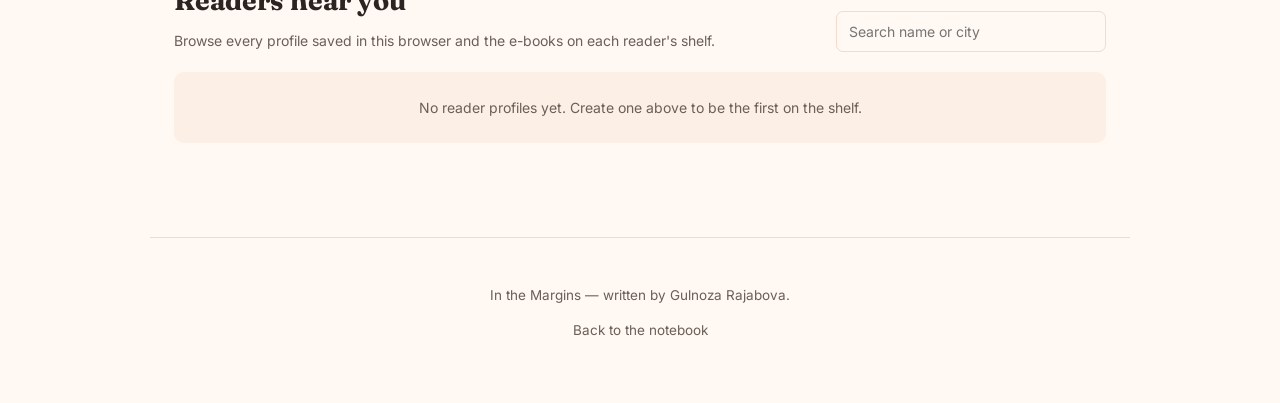
<file: readers.html>
<!DOCTYPE html>
<html lang="en">
<head>
  <meta charset="UTF-8">
  <meta name="viewport" content="width=device-width, initial-scale=1.0">
  <meta name="description" content="Meet readers, browse their e-book shelves, and share your own reader profile.">
  <title>Readers Near You — In the Margins</title>
  <link rel="preconnect" href="https://fonts.googleapis.com">
  <link rel="preconnect" href="https://fonts.gstatic.com" crossorigin>
  <link href="https://fonts.googleapis.com/css2?family=Fraunces:ital,opsz,wght@0,9..144,400;0,9..144,500;0,9..144,600;1,9..144,500&family=Inter:wght@400;500;600&family=Caveat:wght@500;600&display=swap" rel="stylesheet">
  <link rel="stylesheet" href="style.css">
  <link rel="stylesheet" href="readers.css">
  <script src="readers.js" defer></script>
</head>
<body>
  <div class="page-edge" aria-hidden="true"></div>
  <header class="site-header">
    <a href="index.html" class="wordmark">In the Margins</a>
    <nav class="main-nav" aria-label="Main navigation">
      <a href="index.html#shelves">Shelves</a>
      <a href="bookshelf.html">Book Exchange</a>
      <a href="readers.html" aria-current="page">Readers Near You</a>
      <a href="guestbook.html">Guestbook</a>
      <a href="about.html">About</a>
    </nav>
  </header>

  <main class="readers-page">
    <section class="readers-intro">
      <p class="hero-eyebrow">a little reading community</p>
      <h1 class="readers-title">Readers <span class="mark-pink">near you.</span></h1>
      <p class="readers-lede">Meet fellow readers, see the books on their shelves, and share your own electronic books with the community.</p>
    </section>

    <aside class="readers-notice" aria-label="Storage information">
      <strong>How this demo works:</strong> profiles and book files are saved in this browser on this device. This static website has no account system or shared server, so other visitors and devices cannot see your entries. Don't upload private or copyrighted files unless you have permission to share them.
    </aside>

    <section class="reader-editor" aria-labelledby="profile-form-title">
      <div class="readers-section-heading">
        <div>
          <p class="readers-kicker">your corner of the shelf</p>
          <h2 id="profile-form-title">Create your reader profile</h2>
        </div>
      </div>
      <form id="reader-form" class="reader-form">
        <div class="reader-form-grid">
          <label>Display name <input id="reader-name" name="name" type="text" maxlength="60" autocomplete="name" required placeholder="e.g. Alex Morgan"></label>
          <label>City or area <input id="reader-location" name="location" type="text" maxlength="80" autocomplete="address-level2" placeholder="e.g. Tashkent"></label>
          <label class="reader-wide">A little about you <textarea id="reader-bio" name="bio" maxlength="240" rows="3" placeholder="What do you like to read?"></textarea></label>
          <label class="reader-wide">Profile picture <input id="reader-photo" name="photo" type="file" accept="image/png,image/jpeg,image/webp"><span class="field-hint">Optional. JPG, PNG, or WebP; up to 2 MB.</span></label>
        </div>
        <div class="reader-form-actions">
          <button type="submit" class="btn-primary" id="save-profile-button">Save profile</button>
          <button type="button" class="reader-cancel" id="cancel-edit" hidden>Cancel edit</button>
          <span id="profile-feedback" class="reader-feedback" role="status" aria-live="polite"></span>
        </div>
      </form>
    </section>

    <section class="reader-editor book-uploader" aria-labelledby="upload-title">
      <div class="readers-section-heading">
        <div>
          <p class="readers-kicker">grow your bookshelf</p>
          <h2 id="upload-title">Upload an e-book</h2>
          <p class="readers-help">Save an electronic book to your profile so it appears beside your picture in the reader directory.</p>
        </div>
      </div>
      <form id="book-form" class="reader-form">
        <div class="reader-form-grid">
          <label>Reader profile <select id="book-owner" required><option value="">Create or select your profile</option></select></label>
          <label>Book title <input id="book-title" type="text" maxlength="100" required placeholder="Title of the book"></label>
          <label>Author <input id="book-author" type="text" maxlength="80" placeholder="Author's name"></label>
          <label class="reader-wide">E-book file <input id="book-file" type="file" accept=".pdf,.epub,.txt,application/pdf,application/epub+zip,text/plain" required><span class="field-hint">PDF, EPUB, or TXT; up to 10 MB. Only share files you have the right to distribute.</span></label>
        </div>
        <div class="reader-form-actions">
          <button type="submit" class="btn-primary">Add to profile</button>
          <span id="book-feedback" class="reader-feedback" role="status" aria-live="polite"></span>
        </div>
      </form>
    </section>

    <section class="reader-directory" aria-labelledby="directory-title">
      <div class="readers-section-heading directory-heading">
        <div>
          <p class="readers-kicker">turn a page, meet a reader</p>
          <h2 id="directory-title">Readers near you</h2>
          <p class="readers-help">Browse every profile saved in this browser and the e-books on each reader's shelf.</p>
        </div>
        <label class="reader-search-label">Find a reader <input id="reader-search" type="search" placeholder="Search name or city" aria-label="Search readers by name or city"></label>
      </div>
      <p id="directory-empty" class="directory-empty">No reader profiles yet. Create one above to be the first on the shelf.</p>
      <div id="reader-list" class="reader-grid" aria-live="polite"></div>
    </section>
  </main>

  <footer class="site-footer">
    <p>In the Margins — written by Gulnoza Rajabova.</p>
    <p><a href="index.html">Back to the notebook</a></p>
  </footer>
</body>
</html>
</file>
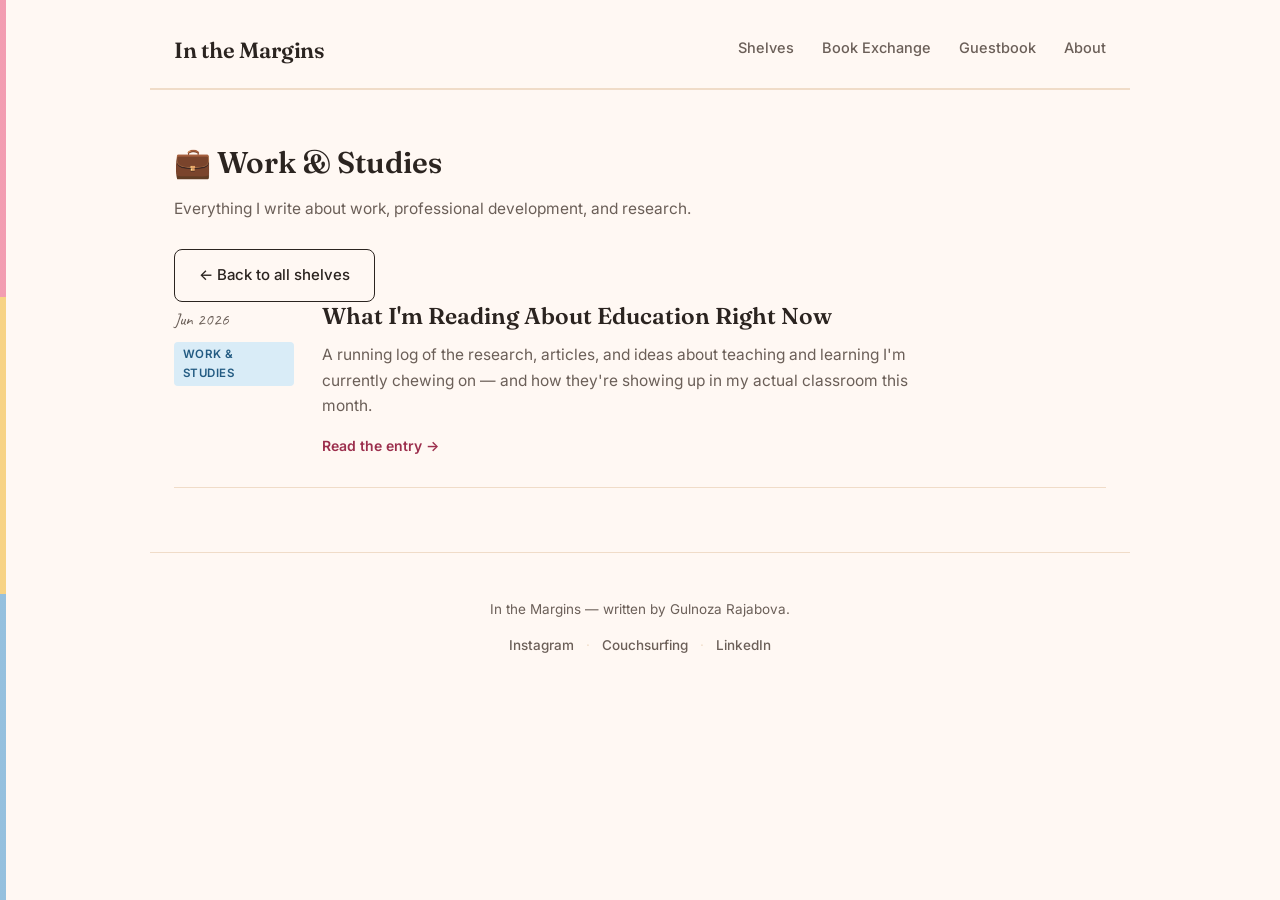
<file: work.html>
<!DOCTYPE html>
<html lang="en">
<head>
<meta charset="UTF-8">
<meta name="viewport" content="width=device-width, initial-scale=1.0">
<title>💼 Work & Studies — In the Margins</title>
<meta name="description" content="Work insights, research, and professional development.">
<link rel="preconnect" href="https://fonts.googleapis.com">
<link rel="preconnect" href="https://fonts.gstatic.com" crossorigin>
<link href="https://fonts.googleapis.com/css2?family=Fraunces:ital,opsz,wght@0,9..144,400;0,9..144,500;0,9..144,600;1,9..144,500&family=Inter:wght@400;500;600&family=Caveat:wght@500;600&display=swap" rel="stylesheet">
<link rel="stylesheet" href="style.css">
</head>
<body>

<div class="page-edge"></div>

<header class="site-header">
  <a href="index.html" class="wordmark">In the Margins</a>
  <nav class="main-nav">
    <a href="index.html#shelves">Shelves</a>
    <a href="bookshelf.html">Book Exchange</a>
    <a href="guestbook.html">Guestbook</a>
    <a href="about.html">About</a>
  </nav>
</header>

<main>
  <section class="shelves">
    <div class="shelves-head">
      <h2>💼 Work & Studies</h2>
      <p>Everything I write about work, professional development, and research.</p>
      <a href="index.html#shelves" class="btn-ghost">← Back to all shelves</a>
    </div>

    <div class="post-list">
      <article class="post-card">
        <div class="post-margin">
          <span class="margin-date">Jun 2026</span>
          <span class="margin-tag tag-work">work &amp; studies</span>
        </div>
        <div class="post-body">
          <h3><a href="posts/post-5-work.html">What I'm Reading About Education Right Now</a></h3>
          <p>A running log of the research, articles, and ideas about teaching and learning I'm currently chewing on — and how they're showing up in my actual classroom this month.</p>
          <a class="read-more" href="posts/post-5-work.html">Read the entry →</a>
        </div>
      </article>
    </div>
  </section>
</main>

<footer class="site-footer">
  <p>In the Margins — written by Gulnoza Rajabova.</p>
  <p class="footer-social">
    <a href="https://www.instagram.com/gulnoza_rajabova31/" target="_blank" rel="noopener">Instagram</a>
    <span class="social-dot">·</span>
    <a href="https://www.couchsurfing.com/c/users/gulnoza-rajabova" target="_blank" rel="noopener">Couchsurfing</a>
    <span class="social-dot">·</span>
    <a href="https://www.linkedin.com/in/gulnoza-rajabova-429baa215" target="_blank" rel="noopener">LinkedIn</a>
  </p>
</footer>

</body>
</html>
</file>
<file: style.css>
/* ============================================
   IN THE MARGINS — design tokens
   Palette: cream page + highlighter-marker accents (pink/yellow/blue)
   ============================================ */

:root {
  --paper: #FFF8F3;
  --paper-shade: #FCEFE6;
  --ink: #2B2420;
  --ink-soft: #6B5F58;
  --rule: #F0DCC8;

  --pink: #E8527A;
  --pink-light: #FBDCE5;
  --pink-text: #9C2F4D;

  --yellow: #F0B429;
  --yellow-light: #FCEBC2;
  --yellow-text: #8A5E0B;

  --blue: #3E92CC;
  --blue-light: #D9ECF7;
  --blue-text: #235B82;

  --font-display: 'Fraunces', Georgia, serif;
  --font-body: 'Inter', -apple-system, sans-serif;
  --font-hand: 'Caveat', cursive;

  --max-width: 760px;
  --wide-width: 980px;
}

* { box-sizing: border-box; }

html { scroll-behavior: smooth; }

body {
  margin: 0;
  background: var(--paper);
  color: var(--ink);
  font-family: var(--font-body);
  font-size: 17px;
  line-height: 1.65;
  -webkit-font-smoothing: antialiased;
}

a { color: inherit; text-decoration: none; }

/* triple highlighter stripe — like three markers laid along the spine */
.page-edge {
  position: fixed;
  top: 0;
  left: 0;
  width: 6px;
  height: 100%;
  background: linear-gradient(
    to bottom,
    var(--pink) 0%, var(--pink) 33%,
    var(--yellow) 33%, var(--yellow) 66%,
    var(--blue) 66%, var(--blue) 100%
  );
  opacity: 0.55;
  z-index: 5;
  pointer-events: none;
}

@media (max-width: 640px) {
  .page-edge { display: none; }
}

/* ============ HEADER ============ */

.site-header {
  display: flex;
  justify-content: space-between;
  align-items: center;
  max-width: var(--wide-width);
  margin: 0 auto;
  padding: 32px 24px 20px;
}

.wordmark {
  font-family: var(--font-display);
  font-weight: 600;
  font-size: 22px;
  letter-spacing: -0.01em;
  color: var(--ink);
}

.main-nav {
  display: flex;
  gap: 28px;
  font-size: 14.5px;
  font-weight: 500;
}

.main-nav a {
  color: var(--ink-soft);
  border-bottom: 1px solid transparent;
  padding-bottom: 3px;
  transition: border-color 0.15s, color 0.15s;
}

.main-nav a:hover {
  color: var(--pink-text);
  border-bottom-color: var(--pink);
}

/* ============ HERO ============ */

.hero {
  max-width: var(--max-width);
  margin: 0 auto;
  padding: 64px 24px 64px;
  position: relative;
}

.hero-eyebrow {
  font-family: var(--font-hand);
  font-size: 22px;
  color: var(--pink-text);
  margin: 0 0 4px;
  transform: rotate(-1deg);
  display: inline-block;
  position: relative;
  z-index: 1;
}

.hero-title {
  font-family: var(--font-display);
  font-size: clamp(36px, 5.8vw, 56px);
  line-height: 1.1;
  font-weight: 600;
  letter-spacing: -0.01em;
  margin: 0 0 24px;
  color: var(--ink);
  position: relative;
  z-index: 1;
}

.hero-title .mark-pink, .hero-title .mark-yellow, .hero-title .mark-blue {
  position: relative;
  white-space: nowrap;
}

.hero-title .mark-pink::after, .hero-title .mark-yellow::after, .hero-title .mark-blue::after {
  content: "";
  position: absolute;
  left: -4px;
  right: -4px;
  bottom: 3px;
  height: 0.4em;
  z-index: -1;
  border-radius: 2px;
}

.hero-title .mark-pink::after { background: var(--pink-light); }
.hero-title .mark-yellow::after { background: var(--yellow-light); }
.hero-title .mark-blue::after { background: var(--blue-light); }

.hero-sub {
  font-size: 18px;
  color: var(--ink-soft);
  max-width: 540px;
  margin: 0 0 32px;
  position: relative;
  z-index: 1;
}

.hero-actions {
  display: flex;
  gap: 14px;
  flex-wrap: wrap;
  position: relative;
  z-index: 1;
}

.btn-primary {
  background: var(--pink);
  color: white;
  padding: 13px 24px;
  border-radius: 8px;
  font-weight: 600;
  font-size: 15px;
  transition: background 0.15s, transform 0.15s;
  display: inline-block;
}

.btn-primary:hover {
  background: var(--pink-text);
  transform: translateY(-1px);
}

.btn-ghost {
  border: 1.5px solid var(--ink);
  color: var(--ink);
  padding: 13px 24px;
  border-radius: 8px;
  font-weight: 500;
  font-size: 15px;
  transition: background 0.15s, transform 0.15s;
  display: inline-block;
}

.btn-ghost:hover { background: var(--paper-shade); transform: translateY(-1px); }

/* ============ SHELVES (post list) ============ */

.shelves {
  max-width: var(--wide-width);
  margin: 0 auto;
  padding: 48px 24px 64px;
  border-top: 2px solid var(--rule);
}

.shelves-head h2 {
  font-family: var(--font-display);
  font-size: 30px;
  font-weight: 600;
  margin: 0 0 8px;
}

.shelves-head p {
  color: var(--ink-soft);
  margin: 0 0 28px;
  font-size: 15.5px;
}

.shelf-tabs {
  display: flex;
  gap: 10px;
  margin-bottom: 36px;
  flex-wrap: wrap;
}

.shelf-tab {
  font-family: var(--font-body);
  background: var(--paper-shade);
  border: 1.5px solid transparent;
  color: var(--ink-soft);
  padding: 8px 16px;
  border-radius: 20px;
  font-size: 14px;
  font-weight: 500;
  cursor: pointer;
  transition: all 0.15s;
}

.shelf-tab:hover { border-color: var(--pink); color: var(--pink-text); }

.shelf-tab.active {
  background: var(--ink);
  border-color: var(--ink);
  color: var(--paper);
}

.post-list {
  display: flex;
  flex-direction: column;
}

.post-card {
  display: grid;
  grid-template-columns: 120px 1fr;
  gap: 28px;
  padding: 28px 0;
  border-bottom: 1px solid var(--rule);
  position: relative;
}

.post-card:first-child { padding-top: 0; }

.post-margin {
  display: flex;
  flex-direction: column;
  gap: 8px;
  padding-top: 4px;
}

.margin-date {
  font-family: var(--font-hand);
  font-size: 17px;
  color: var(--ink-soft);
}

.margin-tag {
  font-size: 11.5px;
  font-weight: 600;
  text-transform: uppercase;
  letter-spacing: 0.04em;
  padding: 3px 9px;
  border-radius: 4px;
  width: fit-content;
}

.tag-books { background: var(--pink-light); color: var(--pink-text); }
.tag-classroom { background: var(--yellow-light); color: var(--yellow-text); }
.tag-journey { background: var(--blue-light); color: var(--blue-text); }
.tag-personal { background: var(--pink-light); color: var(--pink-text); }
.tag-work { background: var(--blue-light); color: var(--blue-text); }

.social-row {
  margin-top: 24px;
  font-size: 14px;
  color: var(--ink-soft);
  position: relative;
  z-index: 1;
}

.social-row a {
  color: var(--ink-soft);
  font-weight: 500;
  border-bottom: 1px solid transparent;
  transition: border-color 0.15s, color 0.15s;
}

.social-row a:hover {
  color: var(--pink-text);
  border-bottom-color: var(--pink);
}

.social-dot {
  margin: 0 8px;
  color: var(--rule);
}

.post-body h3 {
  font-family: var(--font-display);
  font-size: 23px;
  font-weight: 600;
  margin: 0 0 10px;
  line-height: 1.3;
}

.post-body h3 a:hover { color: var(--pink-text); }

.post-body p {
  color: var(--ink-soft);
  font-size: 15.5px;
  margin: 0 0 12px;
  max-width: 600px;
}

.read-more {
  font-size: 14px;
  font-weight: 600;
  color: var(--pink-text);
}

.read-more:hover { text-decoration: underline; }

@media (max-width: 640px) {
  .post-card { grid-template-columns: 1fr; gap: 8px; }
  .post-margin { flex-direction: row; align-items: center; }
}

/* ============ SUBSCRIBE ============ */

.subscribe {
  max-width: var(--wide-width);
  margin: 0 auto;
  padding: 0 24px 80px;
}

.subscribe-card {
  background: linear-gradient(135deg, var(--blue-text) 0%, #1C4566 100%);
  color: white;
  border-radius: 16px;
  padding: 48px 40px;
  text-align: center;
  position: relative;
  overflow: hidden;
}

.margin-note-deco {
  font-family: var(--font-hand);
  font-size: 18px;
  color: var(--yellow);
  margin: 0 0 6px;
}

.subscribe-card h2 {
  font-family: var(--font-display);
  font-size: 28px;
  margin: 0 0 12px;
}

.subscribe-card p {
  color: #C9DCEB;
  max-width: 440px;
  margin: 0 auto 24px;
  font-size: 15px;
}

.subscribe-form {
  display: flex;
  gap: 10px;
  max-width: 380px;
  margin: 0 auto;
  flex-wrap: wrap;
  justify-content: center;
}

.subscribe-form input {
  flex: 1;
  min-width: 200px;
  padding: 12px 16px;
  border-radius: 8px;
  border: none;
  font-family: var(--font-body);
  font-size: 15px;
}

.subscribe-form button {
  background: var(--pink);
  color: white;
  border: none;
  padding: 12px 22px;
  border-radius: 8px;
  font-weight: 600;
  font-size: 15px;
  cursor: pointer;
  transition: background 0.15s;
}

.subscribe-form button:hover { background: #D43E66; }

.subscribe-note {
  font-size: 12.5px;
  color: #8FAFC7;
  margin-top: 16px !important;
}

/* ============ FOOTER ============ */

.site-footer {
  text-align: center;
  padding: 32px 24px 48px;
  color: var(--ink-soft);
  font-size: 13.5px;
  border-top: 1px solid var(--rule);
  max-width: var(--wide-width);
  margin: 0 auto;
}

.footer-social {
  margin-top: 8px !important;
}

.footer-social a {
  color: var(--ink-soft);
  font-weight: 500;
}

.footer-social a:hover { color: var(--pink-text); }

/* ============ POST PAGE ============ */

.post-page {
  max-width: var(--max-width);
  margin: 0 auto;
  padding: 48px 24px 80px;
}

.post-back {
  display: inline-block;
  font-size: 14px;
  font-weight: 500;
  color: var(--ink-soft);
  margin-bottom: 28px;
}

.post-back:hover { color: var(--pink-text); }

.post-page-meta {
  display: flex;
  gap: 10px;
  align-items: center;
  margin-bottom: 18px;
}

.post-page h1 {
  font-family: var(--font-display);
  font-size: clamp(30px, 4.5vw, 42px);
  line-height: 1.15;
  font-weight: 600;
  margin: 0 0 28px;
}

.post-content {
  font-size: 17.5px;
  line-height: 1.75;
  color: var(--ink);
}

.post-content p { margin: 0 0 22px; }

.post-content h2 {
  font-family: var(--font-display);
  font-size: 25px;
  font-weight: 600;
  margin: 40px 0 18px;
}

blockquote.margin-quote {
  font-family: var(--font-hand);
  font-size: 22px;
  color: var(--pink-text);
  border-left: 3px solid var(--pink);
  padding-left: 20px;
  margin: 32px 0;
  line-height: 1.4;
}

.post-content ul, .post-content ol {
  margin: 0 0 22px;
  padding-left: 24px;
}

.post-content li { margin-bottom: 8px; }

.post-footer-note {
  margin-top: 56px;
  padding-top: 28px;
  border-top: 1px solid var(--rule);
  font-size: 14.5px;
  color: var(--ink-soft);
}

/* ============ SHARE BAR (on each post) ============ */

.share-bar {
  margin-top: 40px;
  padding: 24px;
  background: var(--paper-shade);
  border-radius: 12px;
  display: flex;
  align-items: center;
  gap: 14px;
  flex-wrap: wrap;
}

.share-label {
  font-size: 14px;
  font-weight: 600;
  color: var(--ink);
  margin-right: 4px;
}

.share-btn {
  display: inline-flex;
  align-items: center;
  gap: 6px;
  padding: 9px 16px;
  border-radius: 20px;
  font-size: 13.5px;
  font-weight: 600;
  border: none;
  cursor: pointer;
  transition: transform 0.15s, opacity 0.15s;
}

.share-btn:hover { transform: translateY(-1px); opacity: 0.92; }

.share-whatsapp { background: #DDF3E4; color: #1F7A41; }
.share-copy { background: var(--blue-light); color: var(--blue-text); }
.share-instagram { background: var(--pink-light); color: var(--pink-text); }

.share-copy-feedback {
  font-size: 13px;
  color: var(--ink-soft);
  font-style: italic;
}

/* ============ COMMENTS SECTION (on each post) ============ */

.comments-section {
  margin-top: 48px;
  padding-top: 32px;
  border-top: 2px solid var(--rule);
}

.comments-heading {
  font-family: var(--font-display);
  font-size: 21px;
  font-weight: 600;
  margin: 0 0 18px;
}

/* ============ ABOUT PAGE ============ */

.about-page {
  max-width: var(--max-width);
  margin: 0 auto;
  padding: 56px 24px 80px;
}

.about-page h1 {
  font-family: var(--font-display);
  font-size: clamp(32px, 5vw, 44px);
  margin: 0 0 24px;
}

.about-page p {
  font-size: 17px;
  line-height: 1.75;
  color: var(--ink-soft);
  margin: 0 0 20px;
}

.about-actions {
  display: flex;
  gap: 14px;
  flex-wrap: wrap;
  margin: 36px 0 36px;
}

/* ============ BOOK EXCHANGE PAGE ============ */

.bookshelf-page {
  max-width: var(--wide-width);
  margin: 0 auto;
  padding: 56px 24px 80px;
}

.bookshelf-title {
  font-family: var(--font-display);
  font-size: clamp(32px, 5vw, 44px);
  font-weight: 600;
  margin: 0 0 16px;
}

.bookshelf-sub {
  font-size: 17px;
  color: var(--ink-soft);
  max-width: 600px;
  margin: 0 0 28px;
}

.book-status-key {
  display: flex;
  gap: 10px;
  flex-wrap: wrap;
  margin-bottom: 40px;
}

.status-pill {
  font-size: 13px;
  font-weight: 600;
  padding: 5px 12px;
  border-radius: 20px;
  display: inline-block;
}

.status-lend { background: var(--blue-light); color: var(--blue-text); }
.status-want { background: var(--yellow-light); color: var(--yellow-text); }
.status-read { background: var(--pink-light); color: var(--pink-text); }

.book-grid {
  display: grid;
  grid-template-columns: repeat(auto-fit, minmax(230px, 1fr));
  gap: 20px;
  margin-bottom: 56px;
}

.book-card {
  background: var(--paper-shade);
  border-radius: 12px;
  padding: 22px 22px 24px;
  display: flex;
  flex-direction: column;
  gap: 8px;
  border-top: 4px solid var(--pink);
}

.book-card:nth-child(2) { border-top-color: var(--yellow); }
.book-card:nth-child(3) { border-top-color: var(--blue); }
.book-card:nth-child(4) { border-top-color: var(--pink); }
.book-card:nth-child(5) { border-top-color: var(--yellow); }

.book-card .status-pill {
  align-self: flex-start;
  margin-bottom: 6px;
}

.book-card h3 {
  font-family: var(--font-display);
  font-size: 20px;
  font-weight: 600;
  margin: 0;
}

.book-author {
  font-size: 13.5px;
  color: var(--ink-soft);
  font-style: italic;
  margin: 0;
}

.book-note {
  font-size: 14.5px;
  color: var(--ink-soft);
  margin: 6px 0 0;
}

.bookshelf-cta {
  background: linear-gradient(135deg, var(--pink-text) 0%, #6E1F38 100%);
  color: white;
  border-radius: 16px;
  padding: 40px;
  text-align: center;
}

.bookshelf-cta h2 {
  font-family: var(--font-display);
  font-size: 26px;
  margin: 0 0 10px;
}

.bookshelf-cta p {
  color: #F2D3DC;
  max-width: 460px;
  margin: 0 auto;
  font-size: 15px;
}

.bookshelf-cta a {
  color: white;
  text-decoration: underline;
}

/* ============ GUESTBOOK PAGE ============ */

.guestbook-page {
  max-width: var(--max-width);
  margin: 0 auto;
  padding: 56px 24px 80px;
}

.guestbook-title {
  font-family: var(--font-display);
  font-size: clamp(32px, 5vw, 44px);
  font-weight: 600;
  margin: 0 0 16px;
}

.guestbook-sub {
  font-size: 17px;
  color: var(--ink-soft);
  margin: 0 0 40px;
}

.guestbook-fallback {
  background: var(--paper-shade);
  padding: 20px;
  border-radius: 12px;
  font-size: 14.5px;
  color: var(--ink-soft);
}

/* ============================================
   BOOK EXCHANGE — Category Section
   ============================================ */

.bookshelf-hero {
  display: flex;
  gap: 40px;
  align-items: flex-start;
  max-width: var(--wide-width);
  margin: 0 auto 60px;
  padding: 0 20px;
}

.profile-pic {
  width: 150px;
  height: 150px;
  border-radius: 12px;
  object-fit: cover;
  flex-shrink: 0;
  box-shadow: 0 4px 12px rgba(0,0,0,0.1);
}

.bookshelf-hero-text {
  flex: 1;
}

.book-categories {
  max-width: var(--wide-width);
  margin: 0 auto 40px;
  padding: 0 20px;
}

.book-categories h2 {
  font-family: var(--font-display);
  margin-bottom: 20px;
  font-size: 24px;
}

.category-buttons {
  display: flex;
  flex-wrap: wrap;
  gap: 12px;
}

.book-category-btn {
  background: white;
  border: 2px solid var(--rule);
  padding: 10px 20px;
  border-radius: 8px;
  font-family: var(--font-body);
  cursor: pointer;
  transition: all 0.3s ease;
  font-size: 16px;
}

.book-category-btn:hover {
  border-color: var(--ink);
  background: var(--paper-shade);
}

.book-category-btn.active {
  background: var(--pink);
  color: white;
  border-color: var(--pink);
}

/* Responsive */
@media (max-width: 640px) {
  .bookshelf-hero {
    flex-direction: column;
    gap: 20px;
  }

  .profile-pic {
    width: 120px;
    height: 120px;
  }

  .category-buttons {
    gap: 8px;
  }

  .book-category-btn {
    padding: 8px 16px;
    font-size: 14px;
  }
}

/* Posts/feed styles */
.post-creator { max-width: var(--wide-width); margin: 30px auto; padding: 0 20px; }
.post-form { background: white; padding: 20px; border-radius: 12px; box-shadow: 0 6px 18px rgba(0,0,0,0.04); }
.post-form input, .post-form textarea { width: 100%; padding: 10px; margin-bottom: 10px; border: 1px solid var(--rule); border-radius: 6px; }
.post-form .file-label { display:block; margin-bottom:6px; color:var(--ink-soft); }
.post-form button { background: var(--pink); color: white; border: none; padding: 10px 16px; border-radius: 8px; cursor: pointer; }
.posts-feed { max-width: var(--wide-width); margin: 40px auto; padding: 0 20px; }
.user-post { background: white; padding: 18px; border-radius: 10px; box-shadow: 0 6px 18px rgba(0,0,0,0.04); margin-bottom: 18px; }
.user-post .post-meta { color:var(--ink-soft); margin-bottom:8px; }
.post-img { max-width: 220px; margin-right:8px; border-radius:8px; display:inline-block; }
.post-video { max-width: 420px; display:block; margin:8px 0; }

@media (max-width:640px){
  .post-img { max-width: 100%; display:block; margin-bottom:10px; }
  .post-video { max-width:100%; }
}
</file>
<file: readers.css>
/* Readers directory and local e-book shelf */
.readers-page { max-width: var(--wide-width); margin: 0 auto; padding: 48px 24px 80px; }
.readers-intro { max-width: 700px; margin: 0 auto 30px; }
.readers-title { font-family: var(--font-display); font-size: clamp(36px, 5vw, 52px); line-height: 1.12; margin: 0 0 14px; }
.readers-title .mark-pink { background: linear-gradient(transparent 62%, var(--pink-light) 62%); }
.readers-lede { color: var(--ink-soft); font-size: 18px; max-width: 620px; margin: 0; }
.readers-notice { max-width: 760px; margin: 0 auto 34px; padding: 16px 18px; border-left: 4px solid var(--yellow); border-radius: 8px; background: var(--yellow-light); color: var(--ink); font-size: 13.5px; line-height: 1.6; }
.reader-editor { max-width: 760px; margin: 0 auto 28px; padding: 26px; border: 1px solid var(--rule); border-radius: 14px; background: #fff; }
.readers-section-heading { display: flex; justify-content: space-between; align-items: flex-end; gap: 20px; margin-bottom: 20px; }
.readers-section-heading h2 { font-family: var(--font-display); font-size: 27px; margin: 0 0 5px; }
.readers-kicker { color: var(--pink-text); font: 600 12px var(--font-body); letter-spacing: .08em; text-transform: uppercase; margin: 0 0 5px; }
.readers-help { color: var(--ink-soft); font-size: 14px; margin: 4px 0 0; }
.reader-form-grid { display: grid; grid-template-columns: repeat(2, minmax(0, 1fr)); gap: 16px; }
.reader-form label, .reader-search-label { display: flex; flex-direction: column; gap: 7px; color: var(--ink); font-size: 13.5px; font-weight: 600; }
.reader-form input:not([type=file]), .reader-form textarea, .reader-form select, .reader-search-label input { width: 100%; padding: 11px 12px; border: 1px solid var(--rule); border-radius: 7px; color: var(--ink); background: var(--paper); font: 400 14px var(--font-body); }
.reader-form input[type=file] { max-width: 100%; font: 400 13px var(--font-body); }
.reader-form textarea { resize: vertical; }
.reader-wide { grid-column: 1 / -1; }
.field-hint { color: var(--ink-soft); font-size: 12px; font-weight: 400; }
.reader-form-actions { display: flex; align-items: center; flex-wrap: wrap; gap: 12px; margin-top: 18px; }
.reader-form-actions .btn-primary { border: 0; cursor: pointer; font-family: var(--font-body); }
.reader-cancel { padding: 11px 15px; border: 1px solid var(--rule); border-radius: 8px; background: white; color: var(--ink-soft); cursor: pointer; font: 500 14px var(--font-body); }
.reader-feedback { color: var(--blue-text); font-size: 13px; }
.reader-directory { border-top: 2px solid var(--rule); margin-top: 54px; padding-top: 35px; }
.directory-heading { align-items: flex-end; }
.reader-search-label { flex: 0 1 270px; min-width: 210px; }
.directory-empty { padding: 24px; background: var(--paper-shade); color: var(--ink-soft); border-radius: 10px; text-align: center; font-size: 14px; }
.reader-grid { display: grid; grid-template-columns: repeat(auto-fit, minmax(270px, 1fr)); gap: 18px; }
.reader-card { min-width: 0; padding: 20px; background: #fff; border: 1px solid var(--rule); border-radius: 13px; box-shadow: 0 5px 16px rgba(43,36,32,.04); }
.reader-card-head { display: flex; align-items: center; gap: 14px; margin-bottom: 13px; }
.reader-avatar { display: grid; place-items: center; width: 62px; height: 62px; flex: 0 0 62px; overflow: hidden; border-radius: 50%; background: var(--pink-light); color: var(--pink-text); font: 600 22px var(--font-display); }
.reader-avatar img { width: 100%; height: 100%; object-fit: cover; }
.reader-card h3 { font: 600 20px/1.2 var(--font-display); margin: 0 0 4px; overflow-wrap: anywhere; }
.reader-location { color: var(--ink-soft); font-size: 12.5px; margin: 0; }
.reader-bio { color: var(--ink-soft); font-size: 13.5px; margin: 10px 0 16px; overflow-wrap: anywhere; }
.reader-books-heading { border-top: 1px solid var(--rule); padding-top: 13px; margin: 0 0 10px; font: 600 14px var(--font-body); }
.reader-books { list-style: none; padding: 0; margin: 0; }
.reader-book { display: flex; justify-content: space-between; align-items: flex-start; gap: 12px; padding: 10px 0; border-top: 1px solid #f3e8df; }
.reader-book:first-child { border-top: 0; }
.reader-book-title { display: block; font-size: 13px; font-weight: 600; overflow-wrap: anywhere; }
.reader-book-author { display: block; margin-top: 2px; color: var(--ink-soft); font-size: 12px; }
.reader-book a { flex: 0 0 auto; color: var(--pink-text); font-size: 12px; font-weight: 600; text-decoration: underline; }
.reader-no-books { color: var(--ink-soft); font-size: 13px; font-style: italic; margin: 0; }
.reader-card-actions { display: flex; justify-content: flex-end; margin-top: 12px; }
.reader-edit-button { border: 0; padding: 6px 0; background: transparent; color: var(--blue-text); cursor: pointer; font: 600 12px var(--font-body); text-decoration: underline; }
@media (max-width: 640px) {
  .readers-page { padding: 34px 18px 56px; }
  .reader-editor { padding: 20px 16px; }
  .reader-form-grid { grid-template-columns: 1fr; }
  .reader-wide { grid-column: auto; }
  .directory-heading { align-items: stretch; flex-direction: column; }
  .reader-search-label { flex-basis: auto; }
  .reader-grid { grid-template-columns: 1fr; }
  .main-nav { gap: 12px; flex-wrap: wrap; justify-content: flex-end; }
}
</file>
